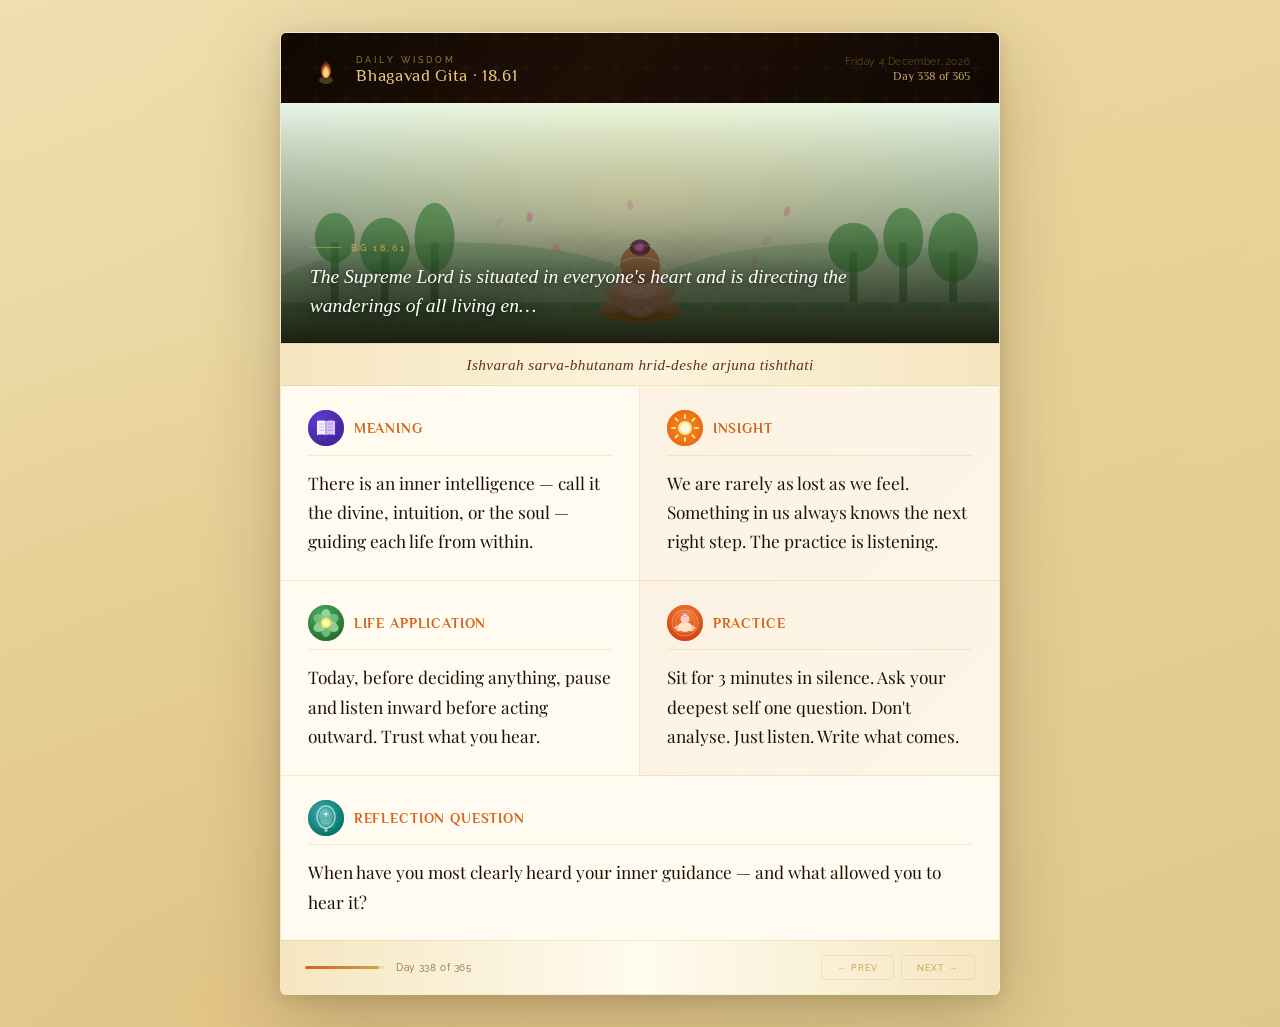
<file: src/components/bg-daily-wisdom-final_(1).html>
<!DOCTYPE html>
<html lang="en">
<head>
<meta charset="UTF-8"/>
<meta name="viewport" content="width=device-width, initial-scale=1.0"/>
<title>Bhagavad Gita · Daily Wisdom</title>
<link href="https://fonts.googleapis.com/css2?family=Philosopher:ital,wght@0,400;0,700;1,400&family=Playfair+Display:ital,wght@0,400;0,600;1,400;1,600&family=IM+Fell+English:ital@0;1&family=Raleway:wght@300;400;500&display=swap" rel="stylesheet"/>
<style>
*,*::before,*::after{box-sizing:border-box;margin:0;padding:0}
:root{
  --gold:#c9a84c;--gold-lt:#e8c97a;--gold-dim:rgba(201,168,76,0.22);
  --saffron:#d4621a;--saffron-lt:#e8833a;
  --deep:#120904;--bark:#2a1608;--umber:#5c3317;
  --parchment:#fdf3dc;--cream:#fffbf0;--warm:#f5e6c0;
  --muted:#8a6a3a;--text:#1e1005;
  --r:6px;
}

body{
  font-family:'Raleway',sans-serif;font-weight:400;
  background:radial-gradient(ellipse at 60% 0%,#e8c97a22 0%,transparent 60%),
             radial-gradient(ellipse at 20% 100%,#d4621a18 0%,transparent 50%),
             linear-gradient(160deg,#f0deb0 0%,#e8d49a 40%,#dfc88a 100%);
  min-height:100vh;display:flex;align-items:center;justify-content:center;
  padding:2rem 1rem;
}

/* ═══ CARD ═══ */
.card{
  max-width:720px;width:100%;
  background:var(--cream);
  border-radius:var(--r);
  overflow:hidden;
  box-shadow:
    0 1px 0 0 var(--gold-dim),
    0 24px 80px rgba(42,22,8,0.22),
    0 4px 16px rgba(42,22,8,0.12),
    inset 0 1px 0 rgba(255,255,255,0.9);
  border:1px solid var(--gold-dim);
  transition:opacity .4s ease,transform .4s ease;
}
.card.fade{opacity:0;transform:translateY(12px);}

/* ═══ HEADER ═══ */
.hdr{
  background:linear-gradient(135deg,#100804 0%,#1e0f06 45%,#100804 100%);
  padding:1.3rem 1.8rem 1.1rem;
  display:flex;align-items:center;justify-content:space-between;
  position:relative;overflow:hidden;
}
.hdr::before{
  content:'';position:absolute;inset:0;
  background:url("data:image/svg+xml,%3Csvg width='60' height='60' viewBox='0 0 60 60' xmlns='http://www.w3.org/2000/svg'%3E%3Cg fill='none' fill-rule='evenodd'%3E%3Cg fill='%23c9a84c' fill-opacity='0.04'%3E%3Cpath d='M36 34v-4h-2v4h-4v2h4v4h2v-4h4v-2h-4zm0-30V0h-2v4h-4v2h4v4h2V6h4V4h-4zM6 34v-4H4v4H0v2h4v4h2v-4h4v-2H6zM6 4V0H4v4H0v2h4v4h2V6h4V4H6z'/%3E%3C/g%3E%3C/g%3E%3C/svg%3E");
}
.hdr-brand{display:flex;align-items:center;gap:.9rem;position:relative;}
.hdr-flame{
  width:32px;height:32px;position:relative;
  animation:flicker 3s ease-in-out infinite;
}
@keyframes flicker{
  0%,100%{filter:drop-shadow(0 0 6px #e07b39) drop-shadow(0 0 12px #c9a84c);}
  50%{filter:drop-shadow(0 0 10px #e07b39) drop-shadow(0 0 20px #c9a84c);}
}
.hdr-text{}
.hdr-eyebrow{
  font-family:'Raleway',sans-serif;font-size:.55rem;font-weight:500;
  letter-spacing:.35em;text-transform:uppercase;color:var(--gold);opacity:.7;
}
.hdr-name{
  font-family:'Philosopher',serif;font-size:1.05rem;
  color:var(--gold-lt);letter-spacing:.04em;margin-top:.1rem;
}
.hdr-right{position:relative;text-align:right;}
.hdr-date{font-size:.62rem;color:var(--gold);opacity:.55;letter-spacing:.06em;font-weight:300;}
.hdr-day{font-family:'Philosopher',serif;font-size:.78rem;color:var(--gold-lt);opacity:.8;margin-top:.15rem;}

/* ═══ IMAGE BANNER ═══ */
.img-wrap{
  position:relative;height:240px;overflow:hidden;
  background:var(--deep);
}
.img-wrap svg{width:100%;height:100%;display:block;}
.img-link{display:block;width:100%;height:100%;position:relative;text-decoration:none;}
.img-link::after{
  content:'📖 Read on Vedabase';
  position:absolute;top:50%;left:50%;transform:translate(-50%,-50%) scale(.85);
  background:rgba(16,8,4,.75);border:1px solid var(--gold);border-radius:3px;
  font-family:'Raleway',sans-serif;font-size:.62rem;font-weight:500;letter-spacing:.18em;
  text-transform:uppercase;color:var(--gold-lt);
  padding:.55rem 1.1rem;white-space:nowrap;
  opacity:0;transition:opacity .22s ease,transform .22s ease;pointer-events:none;
}
.img-link:hover::after{opacity:1;transform:translate(-50%,-50%) scale(1);}
.img-link:hover .img-gradient{background:linear-gradient(to bottom,rgba(16,8,4,.2) 0%,rgba(16,8,4,.5) 50%,rgba(16,8,4,.92) 100%);}

.img-gradient{
  position:absolute;inset:0;
  background:linear-gradient(to bottom,
    transparent 0%,
    rgba(16,8,4,0.3) 50%,
    rgba(16,8,4,0.88) 100%);
}
.img-caption{
  position:absolute;bottom:0;left:0;right:0;
  padding:1.2rem 1.8rem 1.4rem;
}
.img-ref{
  font-family:'Raleway',sans-serif;font-size:.58rem;font-weight:500;
  letter-spacing:.28em;text-transform:uppercase;color:var(--gold);
  display:flex;align-items:center;gap:.6rem;margin-bottom:.55rem;
}
.img-ref::before{content:'';width:2rem;height:1px;background:var(--gold);opacity:.6;}
.img-verse-text{
  font-family:'IM Fell English',serif;font-style:italic;
  font-size:1.22rem;color:#fff;line-height:1.52;
  text-shadow:0 2px 16px rgba(0,0,0,.6),0 1px 4px rgba(0,0,0,.4);
  max-width:560px;
}

/* ═══ SANSKRIT ═══ */
.sanskrit-row{
  background:linear-gradient(90deg,var(--warm) 0%,var(--parchment) 50%,var(--warm) 100%);
  border-top:1px solid var(--gold-dim);border-bottom:1px solid var(--gold-dim);
  text-align:center;padding:.7rem 1.5rem;
}
.sanskrit-text{
  font-family:'IM Fell English',serif;font-style:italic;
  color:var(--umber);font-size:.95rem;letter-spacing:.03em;
}

/* ═══ CONTENT GRID ═══ */
.grid{
  display:grid;grid-template-columns:1fr 1fr;
}
.cell{
  padding:1.5rem 1.7rem;
  border-right:1px solid var(--gold-dim);
  border-bottom:1px solid var(--gold-dim);
  transition:background .2s;
}
.cell:hover{background:rgba(201,168,76,0.04);}
.cell:nth-child(even){border-right:none;}
.cell.span{grid-column:1/-1;border-right:none;}
.cell.no-bottom{border-bottom:none;}
.cell.tinted{background:linear-gradient(135deg,rgba(212,98,26,0.06),rgba(201,168,76,0.05));}
.cell.tinted:hover{background:rgba(212,98,26,0.09);}

.cell-label{
  font-family:'Philosopher',serif;font-size:.88rem;font-weight:700;
  letter-spacing:.06em;text-transform:uppercase;
  color:var(--saffron);margin-bottom:.75rem;
  display:flex;align-items:center;gap:.6rem;
  border-bottom:1px solid var(--gold-dim);padding-bottom:.55rem;
}
.cell-icon{
  width:36px;height:36px;flex-shrink:0;
  display:flex;align-items:center;justify-content:center;
  border-radius:50%;
}
.cell-icon svg{width:36px;height:36px;}
.cell-body{
  font-family:'Playfair Display',serif;
  font-size:1.08rem;color:var(--text);line-height:1.7;
}

/* ═══ FOOTER ═══ */
.ftr{
  display:flex;align-items:center;justify-content:space-between;
  padding:.85rem 1.5rem;
  border-top:1px solid var(--gold-dim);
  background:linear-gradient(90deg,var(--warm),var(--cream),var(--warm));
}
.ftr-progress{display:flex;align-items:center;gap:.7rem;}
.progress-bar{
  width:80px;height:3px;background:var(--gold-dim);border-radius:2px;overflow:hidden;
}
.progress-fill{height:100%;background:linear-gradient(90deg,var(--saffron),var(--gold));border-radius:2px;transition:width .4s ease;}
.ftr-label{font-size:.62rem;color:var(--muted);letter-spacing:.06em;}
.nav{display:flex;gap:.4rem;}
.btn{
  background:none;border:1px solid var(--gold-dim);border-radius:3px;
  padding:.38rem .95rem;font-family:'Raleway',sans-serif;font-size:.58rem;
  font-weight:500;letter-spacing:.12em;text-transform:uppercase;
  color:var(--gold);cursor:pointer;transition:all .18s;
}
.btn:hover{background:var(--gold);color:var(--deep);border-color:var(--gold);}
.btn:active{transform:scale(.97);}

@media(max-width:520px){
  .grid{grid-template-columns:1fr;}
  .cell{border-right:none!important;grid-column:auto!important;}
  .img-wrap{height:200px;}
  .img-verse-text{font-size:1.05rem;}
  .hdr{flex-direction:column;align-items:flex-start;gap:.5rem;}
  .cell-body{font-size:.95rem;}
}
</style>
</head>
<body>
<div class="card" id="card">

  <!-- HEADER -->
  <div class="hdr">
    <div class="hdr-brand">
      <div class="hdr-flame">
        <svg viewBox="0 0 32 32" fill="none" xmlns="http://www.w3.org/2000/svg">
          <defs>
            <radialGradient id="fg" cx="50%" cy="80%" r="70%">
              <stop offset="0%" stop-color="#ffe082"/>
              <stop offset="50%" stop-color="#e07b39"/>
              <stop offset="100%" stop-color="#8b1a00" stop-opacity="0"/>
            </radialGradient>
          </defs>
          <ellipse cx="16" cy="26" rx="7" ry="4" fill="#c9a84c" opacity=".3"/>
          <path d="M16 4 C14 9 10 11 11 17 C11 21 14 24 16 24 C18 24 21 21 21 17 C22 11 18 9 16 4Z" fill="url(#fg)"/>
          <path d="M16 12 C15 15 13 16 13.5 19 C13.5 21 14.8 22.5 16 22.5 C17.2 22.5 18.5 21 18.5 19 C19 16 17 15 16 12Z" fill="#ffe082" opacity=".8"/>
        </svg>
      </div>
      <div class="hdr-text">
        <div class="hdr-eyebrow">Daily Wisdom</div>
        <div class="hdr-name" id="hdr-name">Bhagavad Gita · 2.47</div>
      </div>
    </div>
    <div class="hdr-right">
      <div class="hdr-date" id="hdr-date"></div>
      <div class="hdr-day" id="hdr-day"></div>
    </div>
  </div>

  <!-- IMAGE -->
  <div class="img-wrap" id="img-wrap">
    <a class="img-link" id="img-link" href="https://vedabase.io/en/library/bg/2/47/" target="_blank" rel="noopener" title="Read this verse on Vedabase">
      <div id="svg-art"></div>
      <div class="img-gradient"></div>
      <div class="img-caption">
        <div class="img-ref" id="img-ref">BG 2.47</div>
        <div class="img-verse-text" id="img-verse"></div>
      </div>
    </a>
  </div>

  <!-- SANSKRIT -->
  <div class="sanskrit-row">
    <div class="sanskrit-text" id="sanskrit"></div>
  </div>

  <!-- GRID -->
  <div class="grid">
    <div class="cell">
      <div class="cell-label">
        <span class="cell-icon">
          <!-- MEANING: deep indigo open book -->
          <svg viewBox="0 0 36 36" xmlns="http://www.w3.org/2000/svg">
            <circle cx="18" cy="18" r="18" fill="#4527a0"/>
            <circle cx="18" cy="18" r="18" fill="url(#mgr)" opacity=".5"/>
            <defs>
              <radialGradient id="mgr" cx="30%" cy="25%" r="70%">
                <stop offset="0%" stop-color="#7c4dff"/>
                <stop offset="100%" stop-color="#4527a0"/>
              </radialGradient>
            </defs>
            <!-- book left page -->
            <path d="M9 11 C9 11 9 25 9 25 C9 25 13 24 18 25 L18 11 C13 10 9 11 9 11Z" fill="#fff" opacity=".95"/>
            <!-- book right page -->
            <path d="M27 11 C27 11 23 10 18 11 L18 25 C23 24 27 25 27 25Z" fill="#e8d5ff" opacity=".9"/>
            <!-- spine -->
            <rect x="17.2" y="11" width="1.6" height="14" fill="#b39ddb"/>
            <!-- lines on left page -->
            <line x1="11" y1="14" x2="16" y2="14" stroke="#b39ddb" stroke-width="1" opacity=".7"/>
            <line x1="11" y1="17" x2="16" y2="17" stroke="#b39ddb" stroke-width="1" opacity=".7"/>
            <line x1="11" y1="20" x2="16" y2="20" stroke="#b39ddb" stroke-width="1" opacity=".7"/>
            <!-- lines on right page -->
            <line x1="20" y1="14" x2="25" y2="14" stroke="#9575cd" stroke-width="1" opacity=".6"/>
            <line x1="20" y1="17" x2="25" y2="17" stroke="#9575cd" stroke-width="1" opacity=".6"/>
            <line x1="20" y1="20" x2="25" y2="20" stroke="#9575cd" stroke-width="1" opacity=".6"/>
          </svg>
        </span>Meaning
      </div>
      <div class="cell-body" id="s-meaning"></div>
    </div>

    <div class="cell tinted">
      <div class="cell-label">
        <span class="cell-icon">
          <!-- INSIGHT: golden radiant sun -->
          <svg viewBox="0 0 36 36" xmlns="http://www.w3.org/2000/svg">
            <defs>
              <radialGradient id="sgr" cx="50%" cy="50%" r="60%">
                <stop offset="0%" stop-color="#ffe57f"/>
                <stop offset="100%" stop-color="#f57f17"/>
              </radialGradient>
            </defs>
            <circle cx="18" cy="18" r="18" fill="#e65100"/>
            <circle cx="18" cy="18" r="18" fill="url(#sgr)" opacity=".4"/>
            <!-- rays -->
            <line x1="18" y1="5"  x2="18" y2="8"  stroke="#ffe57f" stroke-width="2" stroke-linecap="round"/>
            <line x1="18" y1="28" x2="18" y2="31" stroke="#ffe57f" stroke-width="2" stroke-linecap="round"/>
            <line x1="5"  y1="18" x2="8"  y2="18" stroke="#ffe57f" stroke-width="2" stroke-linecap="round"/>
            <line x1="28" y1="18" x2="31" y2="18" stroke="#ffe57f" stroke-width="2" stroke-linecap="round"/>
            <line x1="8.5"  y1="8.5"  x2="10.6" y2="10.6" stroke="#ffe57f" stroke-width="2" stroke-linecap="round"/>
            <line x1="25.4" y1="25.4" x2="27.5" y2="27.5" stroke="#ffe57f" stroke-width="2" stroke-linecap="round"/>
            <line x1="27.5" y1="8.5"  x2="25.4" y2="10.6" stroke="#ffe57f" stroke-width="2" stroke-linecap="round"/>
            <line x1="10.6" y1="25.4" x2="8.5"  y2="27.5" stroke="#ffe57f" stroke-width="2" stroke-linecap="round"/>
            <!-- sun body -->
            <circle cx="18" cy="18" r="7" fill="#ffe57f"/>
            <circle cx="18" cy="18" r="5" fill="#fff8e1"/>
          </svg>
        </span>Insight
      </div>
      <div class="cell-body" id="s-insight"></div>
    </div>

    <div class="cell">
      <div class="cell-label">
        <span class="cell-icon">
          <!-- LIFE APPLICATION: emerald green lotus/leaf -->
          <svg viewBox="0 0 36 36" xmlns="http://www.w3.org/2000/svg">
            <defs>
              <radialGradient id="lgr" cx="40%" cy="30%" r="70%">
                <stop offset="0%" stop-color="#69f0ae"/>
                <stop offset="100%" stop-color="#1b5e20"/>
              </radialGradient>
            </defs>
            <circle cx="18" cy="18" r="18" fill="#2e7d32"/>
            <circle cx="18" cy="18" r="18" fill="url(#lgr)" opacity=".45"/>
            <!-- lotus petals -->
            <ellipse cx="18" cy="12" rx="5" ry="8" fill="#a5d6a7" opacity=".9" transform="rotate(0,18,18)"/>
            <ellipse cx="18" cy="12" rx="5" ry="8" fill="#81c784" opacity=".8" transform="rotate(60,18,18)"/>
            <ellipse cx="18" cy="12" rx="5" ry="8" fill="#a5d6a7" opacity=".85" transform="rotate(120,18,18)"/>
            <ellipse cx="18" cy="12" rx="5" ry="8" fill="#81c784" opacity=".8" transform="rotate(180,18,18)"/>
            <ellipse cx="18" cy="12" rx="5" ry="8" fill="#a5d6a7" opacity=".85" transform="rotate(240,18,18)"/>
            <ellipse cx="18" cy="12" rx="5" ry="8" fill="#81c784" opacity=".8" transform="rotate(300,18,18)"/>
            <!-- centre -->
            <circle cx="18" cy="18" r="5" fill="#ffee58"/>
            <circle cx="18" cy="18" r="3" fill="#fff9c4"/>
          </svg>
        </span>Life Application
      </div>
      <div class="cell-body" id="s-life"></div>
    </div>

    <div class="cell tinted">
      <div class="cell-label">
        <span class="cell-icon">
          <!-- PRACTICE: saffron meditation figure -->
          <svg viewBox="0 0 36 36" xmlns="http://www.w3.org/2000/svg">
            <defs>
              <radialGradient id="pgr" cx="50%" cy="30%" r="70%">
                <stop offset="0%" stop-color="#ffb74d"/>
                <stop offset="100%" stop-color="#bf360c"/>
              </radialGradient>
            </defs>
            <circle cx="18" cy="18" r="18" fill="#e64a19"/>
            <circle cx="18" cy="18" r="18" fill="url(#pgr)" opacity=".5"/>
            <!-- aura rings -->
            <circle cx="18" cy="18" r="13" fill="none" stroke="#ffe0b2" stroke-width=".8" opacity=".5"/>
            <circle cx="18" cy="18" r="10" fill="none" stroke="#ffe0b2" stroke-width=".6" opacity=".4"/>
            <!-- seated figure body -->
            <ellipse cx="18" cy="22" rx="7" ry="5" fill="#fff3e0" opacity=".9"/>
            <!-- legs -->
            <ellipse cx="13" cy="24" rx="4" ry="2" fill="#ffe0b2" opacity=".85" transform="rotate(-15,13,24)"/>
            <ellipse cx="23" cy="24" rx="4" ry="2" fill="#ffe0b2" opacity=".85" transform="rotate(15,23,24)"/>
            <!-- head -->
            <circle cx="18" cy="14" r="4.5" fill="#ffccbc"/>
            <!-- crown chakra -->
            <circle cx="18" cy="10" r="2" fill="#ea80fc" opacity=".9"/>
            <circle cx="18" cy="10" r="1" fill="#fff"/>
            <!-- arms outstretched -->
            <line x1="11" y1="21" x2="8"  y2="23" stroke="#ffccbc" stroke-width="1.8" stroke-linecap="round"/>
            <line x1="25" y1="21" x2="28" y2="23" stroke="#ffccbc" stroke-width="1.8" stroke-linecap="round"/>
          </svg>
        </span>Practice
      </div>
      <div class="cell-body" id="s-practice"></div>
    </div>

    <div class="cell span no-bottom">
      <div class="cell-label">
        <span class="cell-icon">
          <!-- REFLECTION: teal mirror / ripple -->
          <svg viewBox="0 0 36 36" xmlns="http://www.w3.org/2000/svg">
            <defs>
              <radialGradient id="rgr" cx="40%" cy="35%" r="70%">
                <stop offset="0%" stop-color="#80deea"/>
                <stop offset="100%" stop-color="#00695c"/>
              </radialGradient>
            </defs>
            <circle cx="18" cy="18" r="18" fill="#00796b"/>
            <circle cx="18" cy="18" r="18" fill="url(#rgr)" opacity=".5"/>
            <!-- mirror oval frame -->
            <ellipse cx="18" cy="17" rx="9" ry="11" fill="none" stroke="#b2dfdb" stroke-width="1.5" opacity=".9"/>
            <ellipse cx="18" cy="17" rx="7" ry="9" fill="#e0f2f1" opacity=".25"/>
            <!-- reflection ripple lines -->
            <ellipse cx="18" cy="22" rx="5"  ry="1.5" fill="none" stroke="#80cbc4" stroke-width="1" opacity=".7"/>
            <ellipse cx="18" cy="24" rx="7"  ry="1.5" fill="none" stroke="#80cbc4" stroke-width=".8" opacity=".5"/>
            <ellipse cx="18" cy="26" rx="9"  ry="1.5" fill="none" stroke="#80cbc4" stroke-width=".6" opacity=".35"/>
            <!-- handle -->
            <rect x="16.5" y="27" width="3" height="5" rx="1.5" fill="#b2dfdb" opacity=".8"/>
            <!-- star sparkle inside mirror -->
            <circle cx="18" cy="14" r="1.5" fill="#fff" opacity=".9"/>
            <line x1="18" y1="11" x2="18" y2="12.2" stroke="#fff" stroke-width="1" opacity=".6"/>
            <line x1="18" y1="15.8" x2="18" y2="17" stroke="#fff" stroke-width="1" opacity=".6"/>
            <line x1="15" y1="14" x2="16.2" y2="14" stroke="#fff" stroke-width="1" opacity=".6"/>
            <line x1="19.8" y1="14" x2="21"  y2="14" stroke="#fff" stroke-width="1" opacity=".6"/>
          </svg>
        </span>Reflection Question
      </div>
      <div class="cell-body" id="s-reflection"></div>
    </div>
  </div>

  <!-- FOOTER -->
  <div class="ftr">
    <div class="ftr-progress">
      <div class="progress-bar"><div class="progress-fill" id="prog-fill"></div></div>
      <div class="ftr-label" id="ftr-label">Day 1 of 365</div>
    </div>
    <div class="nav">
      <button class="btn" onclick="go(-1)">← Prev</button>
      <button class="btn" onclick="go(1)">Next →</button>
    </div>
  </div>

</div>

<script>
// ═══════════════════════════════════════════════════════
//  SVG ART THEMES — 12 unique hand-crafted scenes
// ═══════════════════════════════════════════════════════
const SVGS = {

sunrise: `<svg xmlns="http://www.w3.org/2000/svg" viewBox="0 0 720 240" width="720" height="240">
<defs>
  <radialGradient id="s1sky" cx="50%" cy="100%" r="100%">
    <stop offset="0%" stop-color="#f5a623"/>
    <stop offset="30%" stop-color="#c0392b"/>
    <stop offset="70%" stop-color="#6b1f3e"/>
    <stop offset="100%" stop-color="#0d0620"/>
  </radialGradient>
  <radialGradient id="s1sun" cx="50%" cy="50%" r="50%">
    <stop offset="0%" stop-color="#fff3b0"/>
    <stop offset="40%" stop-color="#ffd54f"/>
    <stop offset="100%" stop-color="#f5a623" stop-opacity="0"/>
  </radialGradient>
  <radialGradient id="s1glow" cx="50%" cy="50%" r="50%">
    <stop offset="0%" stop-color="#ff8c00" stop-opacity="0.5"/>
    <stop offset="100%" stop-color="#ff8c00" stop-opacity="0"/>
  </radialGradient>
</defs>
<rect width="720" height="240" fill="url(#s1sky)"/>
<!-- stars -->
<circle cx="80" cy="25" r="1.2" fill="#fff" opacity=".7"/><circle cx="150" cy="15" r=".8" fill="#fff" opacity=".5"/>
<circle cx="250" cy="30" r="1" fill="#fff" opacity=".6"/><circle cx="380" cy="10" r="1.3" fill="#fff" opacity=".4"/>
<circle cx="500" cy="22" r=".9" fill="#fff" opacity=".6"/><circle cx="620" cy="18" r="1.1" fill="#fff" opacity=".5"/>
<circle cx="40" cy="50" r=".7" fill="#fff" opacity=".4"/><circle cx="680" cy="40" r=".8" fill="#fff" opacity=".3"/>
<!-- glow halo -->
<ellipse cx="360" cy="200" rx="260" ry="120" fill="url(#s1glow)"/>
<!-- sun -->
<circle cx="360" cy="200" r="120" fill="url(#s1sun)"/>
<circle cx="360" cy="200" r="38" fill="#fff8dc" opacity=".95"/>
<circle cx="360" cy="200" r="28" fill="#ffe57f"/>
<!-- sun rays -->
${Array.from({length:24},(_,i)=>{
  const a=i*15, r1=46, r2=90+Math.sin(i*1.3)*20;
  const x1=360+r1*Math.cos(a*Math.PI/180), y1=200+r1*Math.sin(a*Math.PI/180);
  const x2=360+r2*Math.cos(a*Math.PI/180), y2=200+r2*Math.sin(a*Math.PI/180);
  return `<line x1="${x1}" y1="${y1}" x2="${x2}" y2="${y2}" stroke="#ffd54f" stroke-width="${i%3===0?2:1}" opacity="${i%3===0?.6:.3}"/>`;
}).join('')}
<!-- horizon line -->
<rect x="0" y="198" width="720" height="2" fill="#f5a623" opacity=".4"/>
<!-- water reflections -->
<rect x="0" y="200" width="720" height="40" fill="#0d0620" opacity=".7"/>
${Array.from({length:8},(_,i)=>
  `<ellipse cx="${200+i*45}" cy="${212+Math.sin(i)*4}" rx="${30+i*3}" ry="3" fill="#f5a623" opacity="${.1+i*.02}"/>`
).join('')}
<ellipse cx="360" cy="218" rx="18" ry="5" fill="#ffe57f" opacity=".5"/>
<!-- silhouette trees -->
<rect x="30" y="168" width="12" height="32" fill="#0d0620" opacity=".8"/>
<polygon points="36,140 22,170 50,170" fill="#0d0620" opacity=".8"/>
<polygon points="36,152 18,175 54,175" fill="#0d0620" opacity=".8"/>
<rect x="660" y="172" width="10" height="28" fill="#0d0620" opacity=".8"/>
<polygon points="665,145 651,174 679,174" fill="#0d0620" opacity=".8"/>
<polygon points="665,158 648,178 682,178" fill="#0d0620" opacity=".8"/>
</svg>`,

lotus: `<svg xmlns="http://www.w3.org/2000/svg" viewBox="0 0 720 240" width="720" height="240">
<defs>
  <linearGradient id="ltbg" x1="0%" y1="0%" x2="0%" y2="100%">
    <stop offset="0%" stop-color="#1a0a2e"/>
    <stop offset="50%" stop-color="#2d1b4e"/>
    <stop offset="100%" stop-color="#0d1f3c"/>
  </linearGradient>
  <radialGradient id="ltmoon" cx="50%" cy="50%" r="50%">
    <stop offset="0%" stop-color="#fff9e6"/>
    <stop offset="60%" stop-color="#ffe0a0"/>
    <stop offset="100%" stop-color="#ffb347" stop-opacity="0"/>
  </radialGradient>
  <radialGradient id="ltwater" cx="50%" cy="0%" r="100%">
    <stop offset="0%" stop-color="#7b2d8b" stop-opacity=".4"/>
    <stop offset="100%" stop-color="#0d1f3c" stop-opacity=".9"/>
  </radialGradient>
</defs>
<rect width="720" height="240" fill="url(#ltbg)"/>
<!-- moonlight -->
<circle cx="360" cy="60" r="100" fill="url(#ltmoon)" opacity=".7"/>
<circle cx="360" cy="60" r="30" fill="#fffde7" opacity=".95"/>
<circle cx="360" cy="60" r="22" fill="#fff9e6"/>
<!-- stars scattered -->
${Array.from({length:40},()=>{
  const x=Math.random()*720, y=Math.random()*150;
  const r=Math.random()*.9+.3, op=Math.random()*.6+.2;
  return `<circle cx="${x}" cy="${y}" r="${r}" fill="#e8d5ff" opacity="${op}"/>`;
}).join('')}
<!-- water surface -->
<rect x="0" y="170" width="720" height="70" fill="url(#ltwater)"/>
<rect x="0" y="170" width="720" height="2" fill="#9c4dcc" opacity=".3"/>
<!-- moon reflection in water -->
<ellipse cx="360" cy="200" rx="30" ry="8" fill="#ffe57f" opacity=".25"/>
${Array.from({length:6},(_,i)=>
  `<ellipse cx="360" cy="${185+i*5}" rx="${50+i*15}" ry="${2}" fill="#9c4dcc" opacity="${.15-i*.02}"/>`
).join('')}
<!-- Lotus petals - large -->
${Array.from({length:10},(_,i)=>{
  const a=(i*36-90)*Math.PI/180, r=55, cx=360, cy=165;
  const px=cx+r*Math.cos(a), py=cy+r*Math.sin(a);
  const colors=['#f48fb1','#e91e8c','#f06292','#ec407a','#f48fb1','#e91e8c','#ad1457','#f06292','#f48fb1','#ec407a'];
  return `<ellipse cx="${px}" cy="${py}" rx="20" ry="10" fill="${colors[i]}" opacity=".85" transform="rotate(${i*36-90},${px},${py})"/>`;
}).join('')}
<!-- Inner petals -->
${Array.from({length:6},(_,i)=>{
  const a=(i*60-90)*Math.PI/180, r=30, cx=360, cy=165;
  const px=cx+r*Math.cos(a), py=cy+r*Math.sin(a);
  return `<ellipse cx="${px}" cy="${py}" rx="12" ry="6" fill="#f48fb1" opacity=".9" transform="rotate(${i*60-90},${px},${py})"/>`;
}).join('')}
<!-- Lotus centre -->
<circle cx="360" cy="165" r="15" fill="#ffcc02"/>
<circle cx="360" cy="165" r="9" fill="#ff8f00"/>
<circle cx="360" cy="165" r="5" fill="#fff176"/>
<!-- lily pads -->
<ellipse cx="200" cy="185" rx="45" ry="15" fill="#1b5e20" opacity=".7"/>
<ellipse cx="510" cy="192" rx="38" ry="12" fill="#1b5e20" opacity=".6"/>
<line x1="200" y1="185" x2="220" y2="170" stroke="#2e7d32" stroke-width="1.5" opacity=".5"/>
</svg>`,

forest: `<svg xmlns="http://www.w3.org/2000/svg" viewBox="0 0 720 240" width="720" height="240">
<defs>
  <linearGradient id="frbg" x1="0%" y1="0%" x2="0%" y2="100%">
    <stop offset="0%" stop-color="#0d2818"/>
    <stop offset="40%" stop-color="#1a3a20"/>
    <stop offset="100%" stop-color="#0a1e10"/>
  </linearGradient>
  <radialGradient id="frlight" cx="50%" cy="20%" r="60%">
    <stop offset="0%" stop-color="#ffd54f" stop-opacity=".25"/>
    <stop offset="100%" stop-color="#ffd54f" stop-opacity="0"/>
  </radialGradient>
</defs>
<rect width="720" height="240" fill="url(#frbg)"/>
<rect width="720" height="240" fill="url(#frlight)"/>
<!-- light beams -->
${Array.from({length:8},(_,i)=>`
<line x1="${200+i*50}" y1="0" x2="${100+i*70}" y2="240" stroke="#ffd54f" stroke-width="${2+i%3}" opacity="${.04+i*.005}"/>
`).join('')}
<!-- tree trunks back -->
${[60,130,200,320,420,520,620,680].map((x,i)=>
  `<rect x="${x}" y="${60+i%3*10}" width="${8+i%3*3}" height="${180-i%3*10}" fill="#0a1a0a" opacity=".9"/>`
).join('')}
<!-- tree canopies back -->
${[60,130,200,320,420,520,620,680].map((x,i)=>`
  <ellipse cx="${x+5}" cy="${60+i%3*10}" rx="${30+i%2*15}" ry="${25+i%3*8}" fill="#1b4d2a" opacity=".8"/>
  <ellipse cx="${x+5}" cy="${55+i%3*10}" rx="${22+i%2*10}" ry="${20+i%3*6}" fill="#2e7d32" opacity=".7"/>
`).join('')}
<!-- forest floor -->
<rect x="0" y="200" width="720" height="40" fill="#071209" opacity=".9"/>
${Array.from({length:12},(_,i)=>`
  <ellipse cx="${i*65+20}" cy="208" rx="${18+i%3*5}" ry="6" fill="#1b5e20" opacity=".5"/>
`).join('')}
<!-- light particles -->
${Array.from({length:20},()=>{
  const x=Math.random()*720,y=Math.random()*180;
  return `<circle cx="${x}" cy="${y}" r="${Math.random()*.8+.3}" fill="#ffd54f" opacity="${Math.random()*.3+.1}"/>`;
}).join('')}
<!-- central light shaft -->
<polygon points="340,0 380,0 460,240 300,240" fill="#ffd54f" opacity=".04"/>
<polygon points="350,0 370,0 420,240 320,240" fill="#ffd54f" opacity=".06"/>
</svg>`,

mandala: `<svg xmlns="http://www.w3.org/2000/svg" viewBox="0 0 720 240" width="720" height="240">
<defs>
  <radialGradient id="mgbg" cx="50%" cy="50%" r="70%">
    <stop offset="0%" stop-color="#1a0800"/>
    <stop offset="60%" stop-color="#0d0500"/>
    <stop offset="100%" stop-color="#030200"/>
  </radialGradient>
</defs>
<rect width="720" height="240" fill="url(#mgbg)"/>
<!-- outer rings -->
${Array.from({length:8},(_,i)=>`
  <circle cx="360" cy="120" r="${20+i*13}" fill="none" stroke="#c9a84c" stroke-width="${i===0?1.5:.6}" opacity="${.45-i*.05}"/>
`).join('')}
<!-- petal layers -->
${Array.from({length:3},(_,ring)=>{
  const count=8+ring*4, r=35+ring*26;
  return Array.from({length:count},(_,i)=>{
    const a=(i*(360/count))*Math.PI/180;
    const px=360+r*Math.cos(a), py=120+r*Math.sin(a);
    const colors=[['#c9a84c','#e8c97a'],['#e07b39','#f5a623'],['#9c4dcc','#ce93d8']];
    const [c1,c2]=colors[ring];
    return `<ellipse cx="${px}" cy="${py}" rx="${12-ring*2}" ry="${5-ring}" fill="${c1}" opacity="${.35+ring*.05}" transform="rotate(${i*(360/count)},${px},${py})"/>`;
  }).join('');
}).join('')}
<!-- inner geometric star -->
${Array.from({length:8},(_,i)=>{
  const a1=(i*45)*Math.PI/180, a2=((i*45)+22.5)*Math.PI/180;
  const r1=18, r2=28;
  const x1=360+r1*Math.cos(a1),y1=120+r1*Math.sin(a1);
  const x2=360+r2*Math.cos(a2),y2=120+r2*Math.sin(a2);
  const x3=360+r1*Math.cos((i*45+45)*Math.PI/180),y3=120+r1*Math.sin((i*45+45)*Math.PI/180);
  return `<polygon points="${x1},${y1} ${x2},${y2} ${x3},${y3}" fill="#c9a84c" opacity=".5"/>`;
}).join('')}
<!-- centre -->
<circle cx="360" cy="120" r="14" fill="#e8c97a" opacity=".8"/>
<circle cx="360" cy="120" r="8" fill="#fff3b0" opacity=".9"/>
<circle cx="360" cy="120" r="4" fill="#fff"/>
<!-- floating dots -->
${Array.from({length:60},()=>{
  const x=Math.random()*720, y=Math.random()*240;
  return `<circle cx="${x}" cy="${y}" r="${Math.random()*.6+.2}" fill="#c9a84c" opacity="${Math.random()*.25+.05}"/>`;
}).join('')}
<!-- corner ornaments -->
<circle cx="30" cy="30" r="15" fill="none" stroke="#c9a84c" stroke-width=".7" opacity=".3"/>
<circle cx="690" cy="210" r="15" fill="none" stroke="#c9a84c" stroke-width=".7" opacity=".3"/>
</svg>`,

mountain: `<svg xmlns="http://www.w3.org/2000/svg" viewBox="0 0 720 240" width="720" height="240">
<defs>
  <linearGradient id="mtbg" x1="0%" y1="0%" x2="0%" y2="100%">
    <stop offset="0%" stop-color="#0d1b3e"/>
    <stop offset="40%" stop-color="#1a2f5c"/>
    <stop offset="100%" stop-color="#2c1654"/>
  </linearGradient>
  <radialGradient id="mtstar" cx="30%" cy="20%" r="50%">
    <stop offset="0%" stop-color="#ffd54f" stop-opacity=".2"/>
    <stop offset="100%" stop-color="transparent"/>
  </radialGradient>
</defs>
<rect width="720" height="240" fill="url(#mtbg)"/>
<rect width="720" height="240" fill="url(#mtstar)"/>
<!-- stars -->
${Array.from({length:50},()=>{
  const x=Math.random()*720,y=Math.random()*130;
  const r=Math.random()*.9+.3;
  return `<circle cx="${x}" cy="${y}" r="${r}" fill="#e8d5ff" opacity="${Math.random()*.7+.2}"/>`;
}).join('')}
<!-- milky way band -->
<ellipse cx="360" cy="65" rx="300" ry="25" fill="#7c4dff" opacity=".06"/>
<!-- back mountains -->
<polygon points="0,200 120,70 240,130 360,50 480,110 600,60 720,140 720,240 0,240" fill="#1a2460" opacity=".9"/>
<!-- mid mountains -->
<polygon points="0,240 80,130 160,180 280,90 400,150 500,80 620,160 720,110 720,240" fill="#0d1540" opacity=".95"/>
<!-- snow caps -->
<polygon points="280,90 260,115 300,115" fill="#e8eaf6" opacity=".7"/>
<polygon points="500,80 478,110 522,110" fill="#e8eaf6" opacity=".65"/>
<polygon points="360,50 340,80 380,80" fill="#e8eaf6" opacity=".75"/>
<!-- foreground -->
<rect x="0" y="210" width="720" height="30" fill="#060c24" opacity=".9"/>
<!-- river reflection -->
<ellipse cx="360" cy="225" rx="80" ry="8" fill="#1a237e" opacity=".4"/>
${Array.from({length:5},(_,i)=>`
  <ellipse cx="${300+i*25}" cy="${222+i%2*3}" rx="${12-i}" ry="2" fill="#3949ab" opacity=".25"/>
`).join('')}
<!-- single bright star -->
<circle cx="220" cy="45" r="3" fill="#fff" opacity=".9"/>
<circle cx="220" cy="45" r="6" fill="#fff" opacity=".2"/>
<circle cx="220" cy="45" r="10" fill="#fff" opacity=".07"/>
</svg>`,

river: `<svg xmlns="http://www.w3.org/2000/svg" viewBox="0 0 720 240" width="720" height="240">
<defs>
  <linearGradient id="rvbg" x1="0%" y1="0%" x2="0%" y2="100%">
    <stop offset="0%" stop-color="#e8f0fe"/>
    <stop offset="40%" stop-color="#b3d4f5"/>
    <stop offset="100%" stop-color="#7bafd4"/>
  </linearGradient>
  <linearGradient id="rvwater" x1="0%" y1="0%" x2="0%" y2="100%">
    <stop offset="0%" stop-color="#90caf9"/>
    <stop offset="100%" stop-color="#1565c0"/>
  </linearGradient>
  <radialGradient id="rvsun" cx="80%" cy="15%" r="40%">
    <stop offset="0%" stop-color="#fff9c4"/>
    <stop offset="100%" stop-color="#fff9c4" stop-opacity="0"/>
  </radialGradient>
</defs>
<rect width="720" height="240" fill="url(#rvbg)"/>
<rect width="720" height="240" fill="url(#rvsun)"/>
<!-- sky clouds -->
<ellipse cx="150" cy="45" rx="80" ry="22" fill="#fff" opacity=".6"/>
<ellipse cx="190" cy="40" rx="60" ry="18" fill="#fff" opacity=".5"/>
<ellipse cx="500" cy="55" rx="70" ry="18" fill="#fff" opacity=".5"/>
<!-- distant ghats/hills -->
<polygon points="0,160 100,110 200,130 350,90 500,120 650,100 720,130 720,180 0,180" fill="#a5c8a0" opacity=".6"/>
<!-- riverbank -->
<rect x="0" y="160" width="720" height="80" fill="url(#rvwater)"/>
<!-- water ripples -->
${Array.from({length:10},(_,i)=>`
  <ellipse cx="${60+i*65}" cy="${185+i%3*8}" rx="${30+i*3}" ry="4" fill="#fff" opacity="${.1+i*.01}"/>
`).join('')}
<!-- boat silhouette -->
<path d="M310 175 Q360 168 410 175 L405 185 Q360 190 315 185 Z" fill="#3e2723" opacity=".8"/>
<line x1="360" y1="168" x2="360" y2="145" stroke="#5d4037" stroke-width="2"/>
<polygon points="360,145 390,158 360,168" fill="#e53935" opacity=".7"/>
<!-- temple on bank -->
<rect x="80" y="125" width="50" height="35" fill="#bf8040" opacity=".8"/>
<polygon points="80,125 105,100 130,125" fill="#c9a84c" opacity=".85"/>
<rect x="98" y="138" width="15" height="22" fill="#5d3a1a" opacity=".9"/>
<!-- marigolds on water -->
<circle cx="200" cy="188" r="5" fill="#ff8f00"/>
<circle cx="280" cy="195" r="4" fill="#e91e63"/>
<circle cx="450" cy="190" r="5" fill="#ff8f00"/>
<circle cx="540" cy="183" r="4" fill="#e91e63"/>
</svg>`,

diya: `<svg xmlns="http://www.w3.org/2000/svg" viewBox="0 0 720 240" width="720" height="240">
<defs>
  <radialGradient id="dyabg" cx="50%" cy="60%" r="80%">
    <stop offset="0%" stop-color="#2a0a00"/>
    <stop offset="50%" stop-color="#1a0800"/>
    <stop offset="100%" stop-color="#060200"/>
  </radialGradient>
  <radialGradient id="dyaflame" cx="50%" cy="80%" r="70%">
    <stop offset="0%" stop-color="#fff176"/>
    <stop offset="30%" stop-color="#ffa000"/>
    <stop offset="70%" stop-color="#e65100" stop-opacity=".5"/>
    <stop offset="100%" stop-color="#e65100" stop-opacity="0"/>
  </radialGradient>
  <radialGradient id="dyaglow" cx="50%" cy="50%" r="50%">
    <stop offset="0%" stop-color="#ffa000" stop-opacity=".6"/>
    <stop offset="100%" stop-color="#ffa000" stop-opacity="0"/>
  </radialGradient>
</defs>
<rect width="720" height="240" fill="url(#dyabg)"/>
<!-- atmospheric glow -->
<ellipse cx="360" cy="170" rx="280" ry="140" fill="url(#dyaglow)"/>
<!-- rangoli pattern on ground -->
${Array.from({length:6},(_,i)=>{
  const a=i*60*Math.PI/180, r=80;
  const x=360+r*Math.cos(a), y=200+r*.4*Math.sin(a);
  return `<ellipse cx="${x}" cy="${y}" rx="20" ry="6" fill="#c9a84c" opacity=".15" transform="rotate(${i*60},${x},${y})"/>`;
}).join('')}
${Array.from({length:12},(_,i)=>{
  const a=i*30*Math.PI/180, r=50;
  const x=360+r*Math.cos(a), y=200+r*.4*Math.sin(a);
  return `<circle cx="${x}" cy="${y}" r="3" fill="#e07b39" opacity=".2"/>`;
}).join('')}
<!-- diya body -->
<ellipse cx="360" cy="205" rx="50" ry="16" fill="#8d4a00"/>
<ellipse cx="360" cy="202" rx="50" ry="16" fill="#bf6900"/>
<ellipse cx="360" cy="199" rx="48" ry="14" fill="#e67e00"/>
<path d="M310 199 Q360 190 410 199" stroke="#ffa726" stroke-width="2" fill="none" opacity=".5"/>
<!-- oil pool -->
<ellipse cx="360" cy="197" rx="28" ry="8" fill="#2a1600" opacity=".7"/>
<!-- flame base -->
<ellipse cx="360" cy="193" rx="8" ry="4" fill="#fff176" opacity=".7"/>
<!-- main flame -->
<path d="M360 193 C354 182 350 170 354 158 C356 152 360 148 360 148 C360 148 364 152 366 158 C370 170 366 182 360 193Z" fill="url(#dyaflame)"/>
<!-- inner flame -->
<path d="M360 190 C357 183 356 175 358 168 C359 164 360 162 360 162 C360 162 361 164 362 168 C364 175 363 183 360 190Z" fill="#fff9c4" opacity=".9"/>
<!-- flame tip -->
<ellipse cx="360" cy="150" rx="3" ry="5" fill="#fff" opacity=".8"/>
<!-- glow halos -->
<ellipse cx="360" cy="170" rx="30" ry="30" fill="#ffa000" opacity=".12"/>
<ellipse cx="360" cy="170" rx="60" ry="50" fill="#ffa000" opacity=".07"/>
<!-- small satellite diyas -->
${[180,250,470,540].map((x,i)=>`
  <ellipse cx="${x}" cy="${210+i%2*5}" rx="18" ry="6" fill="#e67e00" opacity=".5"/>
  <path d="M${x} ${204+i%2*5} C${x-4} ${196+i%2*5} ${x} ${190+i%2*5} C${x} ${190+i%2*5} C${x+4} ${196+i%2*5} ${x} ${204+i%2*5}Z" fill="#ffa000" opacity=".7"/>
`).join('')}
<!-- floating sparks -->
${Array.from({length:20},()=>{
  const x=260+Math.random()*200, y=80+Math.random()*100;
  return `<circle cx="${x}" cy="${y}" r="${Math.random()*.8+.2}" fill="#ffd54f" opacity="${Math.random()*.5+.1}"/>`;
}).join('')}
</svg>`,

peacock: `<svg xmlns="http://www.w3.org/2000/svg" viewBox="0 0 720 240" width="720" height="240">
<defs>
  <radialGradient id="pcbg" cx="50%" cy="50%" r="80%">
    <stop offset="0%" stop-color="#0d2b1f"/>
    <stop offset="100%" stop-color="#050f0a"/>
  </radialGradient>
</defs>
<rect width="720" height="240" fill="url(#pcbg)"/>
<!-- feather fan background -->
${Array.from({length:18},(_,i)=>{
  const a=(-80+i*9)*Math.PI/180;
  const x1=360, y1=220;
  const x2=x1+180*Math.cos(a), y2=y1+180*Math.sin(a);
  const colors=['#00695c','#00897b','#26a69a','#4db6ac','#006064','#00838f','#0097a7','#00acc1','#00838f','#006064','#26a69a','#4db6ac','#00897b','#00695c','#004d40','#006064','#0097a7','#4db6ac'];
  return `<line x1="${x1}" y1="${y1}" x2="${x2}" y2="${y2}" stroke="${colors[i]}" stroke-width="${3-i%3*.5}" opacity=".5"/>`;
}).join('')}
<!-- feather eyes -->
${Array.from({length:9},(_,i)=>{
  const a=(-70+i*18)*Math.PI/180, r=150;
  const x=360+r*Math.cos(a), y=220+r*Math.sin(a);
  return `
    <circle cx="${x}" cy="${y}" r="12" fill="#1b5e20" opacity=".7"/>
    <circle cx="${x}" cy="${y}" r="8" fill="#1565c0" opacity=".8"/>
    <circle cx="${x}" cy="${y}" r="5" fill="#4a148c" opacity=".8"/>
    <circle cx="${x}" cy="${y}" r="2.5" fill="#00e5ff" opacity=".9"/>
  `;
}).join('')}
<!-- body -->
<ellipse cx="360" cy="190" rx="35" ry="45" fill="#00695c" opacity=".9"/>
<ellipse cx="360" cy="185" rx="28" ry="35" fill="#00897b"/>
<!-- neck -->
<ellipse cx="360" cy="145" rx="12" ry="30" fill="#1565c0"/>
<ellipse cx="360" cy="140" rx="9" ry="22" fill="#1976d2"/>
<!-- head -->
<circle cx="360" cy="115" r="18" fill="#1565c0"/>
<circle cx="360" cy="112" r="14" fill="#1976d2"/>
<!-- crest feathers -->
${Array.from({length:5},(_,i)=>{
  const a=(-30+i*15)*Math.PI/180;
  return `<line x1="360" y1="100" x2="${360+25*Math.cos(a-Math.PI/2)}" y2="${100+25*Math.sin(a-Math.PI/2)}" stroke="#00e5ff" stroke-width="1.5" opacity=".7"/>
  <circle cx="${360+26*Math.cos(a-Math.PI/2)}" cy="${100+26*Math.sin(a-Math.PI/2)}" r="3" fill="#e0f7fa" opacity=".9"/>`;
}).join('')}
<!-- eye -->
<circle cx="365" cy="112" r="5" fill="#fff"/>
<circle cx="366" cy="112" r="3" fill="#1a237e"/>
<circle cx="367" cy="111" r="1.2" fill="#fff"/>
<!-- beak -->
<polygon points="375,116 385,112 375,120" fill="#e6b800"/>
<!-- legs -->
<line x1="348" y1="230" x2="340" y2="245" stroke="#4caf50" stroke-width="3"/>
<line x1="372" y1="230" x2="380" y2="245" stroke="#4caf50" stroke-width="3"/>
<!-- grass -->
${Array.from({length:20},(_,i)=>
  `<line x1="${i*38+10}" y1="240" x2="${i*38+15+Math.random()*10}" y2="${215+Math.random()*10}" stroke="#2e7d32" stroke-width="${1+Math.random()}" opacity=".6"/>`
).join('')}
</svg>`,

cosmic: `<svg xmlns="http://www.w3.org/2000/svg" viewBox="0 0 720 240" width="720" height="240">
<defs>
  <radialGradient id="csbg" cx="50%" cy="50%" r="80%">
    <stop offset="0%" stop-color="#0a0020"/>
    <stop offset="50%" stop-color="#050010"/>
    <stop offset="100%" stop-color="#000005"/>
  </radialGradient>
  <radialGradient id="csnebula1" cx="50%" cy="50%" r="50%">
    <stop offset="0%" stop-color="#7b1fa2" stop-opacity=".4"/>
    <stop offset="100%" stop-color="#7b1fa2" stop-opacity="0"/>
  </radialGradient>
  <radialGradient id="csnebula2" cx="50%" cy="50%" r="50%">
    <stop offset="0%" stop-color="#1565c0" stop-opacity=".3"/>
    <stop offset="100%" stop-color="#1565c0" stop-opacity="0"/>
  </radialGradient>
</defs>
<rect width="720" height="240" fill="url(#csbg)"/>
<!-- nebula clouds -->
<ellipse cx="200" cy="80" rx="200" ry="100" fill="url(#csnebula1)"/>
<ellipse cx="550" cy="150" rx="180" ry="120" fill="url(#csnebula2)"/>
<!-- stars -->
${Array.from({length:80},()=>{
  const x=Math.random()*720, y=Math.random()*240;
  const r=Math.random()*1.2+.2;
  return `<circle cx="${x}" cy="${y}" r="${r}" fill="#e8d5ff" opacity="${Math.random()*.8+.2}"/>`;
}).join('')}
<!-- constellation lines -->
<line x1="100" y1="50" x2="150" y2="80" stroke="#c9a84c" stroke-width=".5" opacity=".3"/>
<line x1="150" y1="80" x2="120" y2="120" stroke="#c9a84c" stroke-width=".5" opacity=".3"/>
<line x1="120" y1="120" x2="160" y2="140" stroke="#c9a84c" stroke-width=".5" opacity=".3"/>
<circle cx="100" cy="50" r="2.5" fill="#c9a84c" opacity=".7"/>
<circle cx="150" cy="80" r="2" fill="#c9a84c" opacity=".6"/>
<circle cx="120" cy="120" r="2.2" fill="#c9a84c" opacity=".65"/>
<circle cx="160" cy="140" r="1.8" fill="#c9a84c" opacity=".6"/>
<!-- Om symbol in stars -->
<circle cx="560" cy="80" r="2" fill="#ffd54f" opacity=".9"/>
<circle cx="580" cy="65" r="1.5" fill="#ffd54f" opacity=".8"/>
<circle cx="600" cy="75" r="2" fill="#ffd54f" opacity=".9"/>
<circle cx="610" cy="95" r="1.5" fill="#ffd54f" opacity=".7"/>
<circle cx="590" cy="108" r="2" fill="#ffd54f" opacity=".85"/>
<line x1="560" y1="80" x2="580" y2="65" stroke="#ffd54f" stroke-width=".5" opacity=".4"/>
<line x1="580" y1="65" x2="600" y2="75" stroke="#ffd54f" stroke-width=".5" opacity=".4"/>
<line x1="600" y1="75" x2="610" y2="95" stroke="#ffd54f" stroke-width=".5" opacity=".4"/>
<line x1="610" y1="95" x2="590" y2="108" stroke="#ffd54f" stroke-width=".5" opacity=".4"/>
<!-- central cosmic eye -->
<circle cx="360" cy="120" r="55" fill="none" stroke="#c9a84c" stroke-width=".8" opacity=".2"/>
<circle cx="360" cy="120" r="40" fill="none" stroke="#9c4dcc" stroke-width=".6" opacity=".25"/>
<circle cx="360" cy="120" r="25" fill="none" stroke="#e07b39" stroke-width=".7" opacity=".3"/>
<circle cx="360" cy="120" r="14" fill="#7b1fa2" opacity=".4"/>
<circle cx="360" cy="120" r="8" fill="#c9a84c" opacity=".5"/>
<circle cx="360" cy="120" r="3" fill="#fff9e6"/>
<!-- cosmic rays from centre -->
${Array.from({length:12},(_,i)=>{
  const a=i*30*Math.PI/180, r1=16, r2=55;
  const x1=360+r1*Math.cos(a), y1=120+r1*Math.sin(a);
  const x2=360+r2*Math.cos(a), y2=120+r2*Math.sin(a);
  return `<line x1="${x1}" y1="${y1}" x2="${x2}" y2="${y2}" stroke="#c9a84c" stroke-width=".6" opacity="${.2+i%3*.05}"/>`;
}).join('')}
</svg>`,

temple: `<svg xmlns="http://www.w3.org/2000/svg" viewBox="0 0 720 240" width="720" height="240">
<defs>
  <linearGradient id="tpbg" x1="0%" y1="0%" x2="0%" y2="100%">
    <stop offset="0%" stop-color="#ff6f00"/>
    <stop offset="30%" stop-color="#e65100"/>
    <stop offset="70%" stop-color="#bf360c"/>
    <stop offset="100%" stop-color="#3e1f00"/>
  </linearGradient>
  <radialGradient id="tpsun" cx="50%" cy="30%" r="40%">
    <stop offset="0%" stop-color="#ffcc02" stop-opacity=".9"/>
    <stop offset="100%" stop-color="#ffcc02" stop-opacity="0"/>
  </radialGradient>
</defs>
<rect width="720" height="240" fill="url(#tpbg)"/>
<rect width="720" height="240" fill="url(#tpsun)"/>
<!-- sun disc -->
<circle cx="360" cy="60" r="35" fill="#ffcc02" opacity=".9"/>
<circle cx="360" cy="60" r="28" fill="#ffe57f"/>
<!-- sun rays -->
${Array.from({length:16},(_,i)=>{
  const a=i*22.5*Math.PI/180, r1=38, r2=58;
  const x1=360+r1*Math.cos(a), y1=60+r1*Math.sin(a);
  const x2=360+r2*Math.cos(a), y2=60+r2*Math.sin(a);
  return `<line x1="${x1}" y1="${y1}" x2="${x2}" y2="${y2}" stroke="#ffcc02" stroke-width="${i%2===0?2:1}" opacity=".6"/>`;
}).join('')}
<!-- temple silhouette -->
<!-- base platform -->
<rect x="200" y="200" width="320" height="40" fill="#1a0800" opacity=".95"/>
<rect x="220" y="190" width="280" height="15" fill="#2a0f00" opacity=".9"/>
<!-- main tower (shikhara) -->
<polygon points="360,60 310,200 410,200" fill="#1a0800" opacity=".95"/>
<!-- tower rings -->
${Array.from({length:8},(_,i)=>{
  const y=80+i*15, w=18+i*8;
  return `<rect x="${360-w}" y="${y}" width="${w*2}" height="6" fill="#2a0f00" opacity=".9"/>`;
}).join('')}
<!-- entrance archway -->
<rect x="340" y="165" width="40" height="35" fill="#0d0400" opacity=".95"/>
<path d="M340 165 Q360 150 380 165" fill="#0d0400" opacity=".95"/>
<!-- flag on top -->
<line x1="360" y1="60" x2="360" y2="45" stroke="#bf6900" stroke-width="2"/>
<polygon points="360,45 380,52 360,58" fill="#e65100" opacity=".8"/>
<!-- side structures -->
<rect x="160" y="170" width="60" height="30" fill="#1a0800" opacity=".8"/>
<polygon points="190,150 165,172 215,172" fill="#1a0800" opacity=".8"/>
<rect x="500" y="170" width="60" height="30" fill="#1a0800" opacity=".8"/>
<polygon points="530,150 505,172 555,172" fill="#1a0800" opacity=".8"/>
<!-- steps -->
${Array.from({length:5},(_,i)=>`
  <rect x="${270+i*4}" y="${200+i*4}" width="${180-i*8}" height="4" fill="#100600" opacity=".8"/>
`).join('')}
<!-- birds flying -->
<path d="M120 80 Q125 75 130 80 Q135 75 140 80" stroke="#1a0800" stroke-width="1.5" fill="none" opacity=".7"/>
<path d="M580 65 Q585 60 590 65 Q595 60 600 65" stroke="#1a0800" stroke-width="1.5" fill="none" opacity=".6"/>
</svg>`,

meditation: `<svg xmlns="http://www.w3.org/2000/svg" viewBox="0 0 720 240" width="720" height="240">
<defs>
  <linearGradient id="mdbg" x1="0%" y1="0%" x2="0%" y2="100%">
    <stop offset="0%" stop-color="#e8f5e9"/>
    <stop offset="40%" stop-color="#c8e6c9"/>
    <stop offset="100%" stop-color="#a5d6a7"/>
  </linearGradient>
  <radialGradient id="mdglow" cx="50%" cy="40%" r="60%">
    <stop offset="0%" stop-color="#fff9c4" stop-opacity=".8"/>
    <stop offset="100%" stop-color="#fff9c4" stop-opacity="0"/>
  </radialGradient>
</defs>
<rect width="720" height="240" fill="url(#mdbg)"/>
<rect width="720" height="240" fill="url(#mdglow)"/>
<!-- distant hills -->
<ellipse cx="180" cy="200" rx="200" ry="60" fill="#81c784" opacity=".5"/>
<ellipse cx="560" cy="200" rx="200" ry="60" fill="#81c784" opacity=".4"/>
<!-- trees -->
${[50,100,150,570,620,670].map((x,i)=>`
  <rect x="${x}" y="${140+i%2*10}" width="8" height="${60-i%2*10}" fill="#388e3c" opacity=".6"/>
  <ellipse cx="${x+4}" cy="${135+i%2*10}" rx="${20+i%2*5}" ry="${25+i%3*5}" fill="#43a047" opacity=".65"/>
`).join('')}
<!-- ground / meadow -->
<rect x="0" y="200" width="720" height="40" fill="#66bb6a" opacity=".6"/>
${Array.from({length:16},(_,i)=>
  `<ellipse cx="${i*48+20}" cy="205" rx="20" ry="5" fill="#4caf50" opacity=".4"/>`
).join('')}
<!-- meditating figure -->
<!-- cushion -->
<ellipse cx="360" cy="210" rx="40" ry="10" fill="#e67e00" opacity=".7"/>
<!-- body -->
<ellipse cx="360" cy="185" rx="25" ry="30" fill="#e8c4a0"/>
<!-- legs in lotus -->
<ellipse cx="338" cy="202" rx="20" ry="8" fill="#d4a574" opacity=".8" transform="rotate(-15,338,202)"/>
<ellipse cx="382" cy="202" rx="20" ry="8" fill="#d4a574" opacity=".8" transform="rotate(15,382,202)"/>
<!-- arms -->
<ellipse cx="336" cy="192" rx="12" ry="6" fill="#d4a574" opacity=".7" transform="rotate(20,336,192)"/>
<ellipse cx="384" cy="192" rx="12" ry="6" fill="#d4a574" opacity=".7" transform="rotate(-20,384,192)"/>
<!-- hands in mudra -->
<circle cx="360" cy="200" r="8" fill="#d4a574" opacity=".8"/>
<!-- head -->
<circle cx="360" cy="162" r="20" fill="#c49060"/>
<!-- hair / top knot -->
<ellipse cx="360" cy="145" rx="10" ry="8" fill="#3e2010" opacity=".8"/>
<!-- aura / chakra energy -->
${Array.from({length:5},(_,i)=>`
  <ellipse cx="360" cy="175" rx="${30+i*18}" ry="${20+i*12}" fill="none" stroke="#fff9c4" stroke-width="${1.5-i*.2}" opacity="${.35-i*.06}"/>
`).join('')}
<!-- crown chakra glow -->
<circle cx="360" cy="145" r="8" fill="#e040fb" opacity=".3"/>
<circle cx="360" cy="145" r="4" fill="#ea80fc" opacity=".5"/>
<!-- floating flower petals -->
${Array.from({length:8},()=>{
  const x=200+Math.random()*320, y=100+Math.random()*80;
  return `<ellipse cx="${x}" cy="${y}" rx="5" ry="3" fill="#f48fb1" opacity="${Math.random()*.4+.2}" transform="rotate(${Math.random()*360},${x},${y})"/>`;
}).join('')}
</svg>`
};

// ═══════════════════════════════════════════════════════
//  VERSE DATABASE — 52 verses, all 18 chapters
// ═══════════════════════════════════════════════════════
const VERSES = [
  {ref:"1.1",ch:1,v:1,theme:"temple",sanskrit:"Dharmakshetre kurukshetre samavetaa yuyutsavah",text:"In the field of righteousness, what did my sons and the sons of Pandu do, O Sanjaya?",meaning:"Every arena of life is also a field of dharma. Our conflicts are simultaneously tests of character.",insight:"The greatest battles in life are not fought with weapons but with choices between what is right and what is easy.",life:"When facing any conflict today, ask not 'how do I win?' but 'what does the right action look like here?'",practice:"Reflect on a current challenge. Write down the most honourable path available to you, however difficult.",reflection:"What is the deeper moral question hiding inside your current struggle?"},
  {ref:"1.21",ch:1,v:21,theme:"mountain",sanskrit:"Senayor ubhayor madhye ratham sthapaya me achyuta",text:"Place my chariot between the two armies so that I may clearly see those assembled here ready to fight.",meaning:"Before acting, pause. Arjuna asks to be positioned where he can see all sides — a powerful metaphor for discernment.",insight:"Clarity requires stepping into the tension, not fleeing it. Seeing the full picture is the first act of wisdom.",life:"Before making a major decision, deliberately look at all sides — especially the sides you'd rather avoid.",practice:"In one decision today, write down the strongest argument against your current position. Feel its weight.",reflection:"Where are you avoiding a clear view of a situation because the full truth might be uncomfortable?"},
  {ref:"2.3",ch:2,v:3,theme:"sunrise",sanskrit:"Klaibyam ma sma gamah partha, nai tat tvayy upapadyate",text:"Do not yield to this degrading impotence. It does not befit you. Shake off your faint-heartedness and arise.",meaning:"There are moments when contemplation has served its purpose and action is what the soul requires.",insight:"The call to arise is always present. Paralysis dressed as sensitivity is still paralysis.",life:"Identify one area where you have been overthinking instead of acting. Today, take the first small step.",practice:"Set a 5-minute timer and begin one thing you have postponed. Just start — don't finish, just begin.",reflection:"What noble action are you delaying under the guise of 'not being ready'?"},
  {ref:"2.14",ch:2,v:14,theme:"river",sanskrit:"Matra-sparshas tu kaunteya shitoshna-sukha-duhkha-dah",text:"The contacts of the senses with objects cause heat and cold, pleasure and pain. They come and go and are impermanent. Endure them.",meaning:"All experiences — good and bad — are temporary. The practice is to witness them without being ruled by them.",insight:"Suffering arises not from the experience itself but from our insistence that it should be otherwise.",life:"When comfort or discomfort arises today, silently note: 'this is temporary.' Watch how this shifts your relationship to it.",practice:"Choose one pleasant and one unpleasant sensation today. Observe both with equal, gentle attention for 60 seconds.",reflection:"Which temporary discomfort are you treating as permanent, and how is that belief limiting you?"},
  {ref:"2.17",ch:2,v:17,theme:"cosmic",sanskrit:"Avinaashi tu tad viddhi yena sarvam idam tatam",text:"That which pervades the entire body is indestructible. No one is able to destroy the imperishable soul.",meaning:"Your deepest essence cannot be diminished, damaged, or destroyed. It is woven through all of existence.",insight:"When we feel broken or lost, it is only the surface self. The witness within remains whole, always.",life:"Remind yourself today, especially in moments of self-criticism: your core self is untouched by your mistakes.",practice:"Place your hand on your heart for one minute. Breathe and sense the presence that has always been here.",reflection:"What would change in how you treat yourself if you truly believed your essence was indestructible?"},
  {ref:"2.20",ch:2,v:20,theme:"cosmic",sanskrit:"Na jayate mriyate va kadachin",text:"The soul is never born nor does it die. It has not come into being and will not come into being. It is eternal.",meaning:"The soul exists beyond the cycle of birth and death — uncreated, indestructible, beyond all time.",insight:"Fear of death and fear of failure both loosen their grip when we identify with the eternal rather than the temporary.",life:"Approach today's challenges from the perspective of your eternal self — the part that outlasts every setback.",practice:"Sit for 5 minutes and ask: 'Who is the one watching my thoughts right now?' Rest in that awareness.",reflection:"What would you do differently today if you were fully unafraid of endings?"},
  {ref:"2.22",ch:2,v:22,theme:"sunrise",sanskrit:"Vasamsi jirnani yatha vihaya navani grhnati naro parani",text:"Just as a person puts on new garments giving up old ones, the soul accepts new bodies, giving up old and useless ones.",meaning:"Death is a transition, not an ending. The soul moves through phases of existence as naturally as changing clothes.",insight:"Clinging to what has expired — relationships, identities, chapters of life — causes suffering. Release is grace.",life:"What old identity or role are you being invited to release so something new and truer can arrive?",practice:"Write down one identity you've outgrown. Symbolically fold it up and give yourself permission to move forward.",reflection:"What would become possible if you stopped defining yourself by who you used to be?"},
  {ref:"2.47",ch:2,v:47,theme:"diya",sanskrit:"Karmanye vadhikaraste ma phaleshou kadachana",text:"You have a right to perform your duties, but you are not entitled to the fruits of action. Never consider yourself the cause of results.",meaning:"Act fully without clinging to outcomes. Your role is to offer your best effort; results belong to a larger intelligence.",insight:"Most anxiety comes from trying to control what we cannot. Release the outcome and the action itself becomes meditation.",life:"Focus entirely on process today. In each task, ask only: 'Am I giving my best here?' Then release the rest.",practice:"Choose one task today and complete it as an offering — not for praise or reward, but as pure love for the work.",reflection:"Where in your life are you withholding your best effort because you fear a particular result?"},
  {ref:"2.48",ch:2,v:48,theme:"river",sanskrit:"Yogasthah kuru karmani sangam tyaktva dhananjaya",text:"Perform your duties established in Yoga, renouncing attachment. Be even-minded in success and failure — this is called Yoga.",meaning:"Yoga is equanimity in action. The Yogi acts fully while remaining undisturbed by the tides of outcome.",insight:"Balance is not achieved by avoiding extremes; it is maintained while moving through them without losing oneself.",life:"When today brings unexpected results — good or bad — practise returning to your centre rather than swinging with the news.",practice:"Each hour today, pause for 30 seconds. Notice your emotional temperature and consciously return to stillness.",reflection:"What would it feel like to give your complete best effort while being genuinely unbothered by the result?"},
  {ref:"2.50",ch:2,v:50,theme:"lotus",sanskrit:"Buddhi-yukto jahatiha ubhe sukrita-dushkrite",text:"One engaged in devotional service transcends both good and evil deeds in this life. Therefore strive for Yoga — it is the art of all work.",meaning:"When action is aligned with wisdom, it rises above the duality of good and bad. Action becomes art.",insight:"Every craft, duty, and relationship can be elevated into spiritual practice when done with full, loving consciousness.",life:"Choose one regular daily task — washing dishes, sending emails, cooking — and do it today as if it were sacred ceremony.",practice:"Before beginning your main work today, take three slow breaths and set an inner intention: 'I dedicate this as an offering.'",reflection:"What ordinary activity in your life, if done with full presence and love, might become extraordinary?"},
  {ref:"3.8",ch:3,v:8,theme:"forest",sanskrit:"Niyatam kuru karma tvam karma jyayo hy akarmanah",text:"Perform your obligatory duty, for action is indeed better than inaction. Even the maintenance of your body is not possible by inaction.",meaning:"Life requires participation. Withdrawal from duty is not spiritual — it is avoidance dressed in spiritual language.",insight:"The path forward is always through engagement, not around it. Presence is the prerequisite for transformation.",life:"What have you been postponing in the name of 'waiting for the right time'? That time is now.",practice:"Write your three most important responsibilities. Choose one and give it your complete focus for 90 minutes.",reflection:"Where is spiritual seeking or self-improvement becoming an excuse to avoid the work directly in front of you?"},
  {ref:"3.16",ch:3,v:16,theme:"river",sanskrit:"Evam pravartitam chakram nanuvarttayatiha yah",text:"One who does not follow the wheel of creation set in motion lives in sin, rejoicing only in the senses.",meaning:"We are part of an interconnected web of giving and receiving. Refusing to contribute breaks the sacred cycle of life.",insight:"True fulfilment comes from what we give, not only what we receive. The giver is always more alive than the taker.",life:"Ask: What am I contributing to the lives of others, the community, the earth? Is it proportional to what I receive?",practice:"Do one act of genuine contribution today that no one will see or reward you for. Notice how it feels.",reflection:"If your life ended today, what would you wish you had given more of — and to whom?"},
  {ref:"3.21",ch:3,v:21,theme:"temple",sanskrit:"Yad yad acharati shreshthah tat tad evetaro janah",text:"Whatever a great person does, others will follow. Whatever standard they set, the world pursues.",meaning:"Leadership is transmitted through being, not telling. The lives we live are silent teachings to all who watch.",insight:"You are always modelling — for children, colleagues, those who love you. The question is only: what are you modelling?",life:"Live today as though the person you most want to inspire is silently watching every choice you make.",practice:"Name one person who looks up to you. Write three qualities you want to consistently show through your actions.",reflection:"What values are you actually transmitting through your daily actions, versus the values you intend to transmit?"},
  {ref:"3.27",ch:3,v:27,theme:"cosmic",sanskrit:"Prakrityaiva cha karmani kriyamanani sarvashah",text:"All actions are performed by the qualities of nature. Only the fool, deluded by ego, thinks 'I am the doer.'",meaning:"Our deeper nature, shaped by countless forces, acts through us. The ego's claim of sole authorship is an illusion.",insight:"Humility is the natural result of seeing clearly. When we release the ego's claim, gratitude and peace arrive.",life:"Today when something goes well, say silently: 'Life is acting through me.' Notice how this shifts pride.",practice:"List three accomplishments you're proud of. For each, name five forces or people that made them possible.",reflection:"How much of your identity is built on believing that you — and only you — made yourself who you are?"},
  {ref:"4.7",ch:4,v:7,theme:"sunrise",sanskrit:"Yada yada hi dharmasya glanir bhavati bharata",text:"Whenever righteousness declines and unrighteousness rises, at that time I manifest myself to restore balance.",meaning:"The universe self-corrects. When darkness accumulates, light responds. Order restores itself through time.",insight:"We need not despair at the world's troubles. Every era of great darkness carries within it the seeds of awakening.",life:"Instead of lamenting what is broken around you, ask: 'What is my specific, humble role in the restoration?'",practice:"Name one injustice in your immediate world. Write one concrete small action you could take this week.",reflection:"Do you believe the universe has a self-correcting intelligence? How does your answer affect how you face suffering?"},
  {ref:"4.11",ch:4,v:11,theme:"mandala",sanskrit:"Ye yatha mam prapadyante tams tathaiva bhajamy aham",text:"As all surrender unto me, I reward them accordingly. Everyone follows my path in all respects.",meaning:"The divine meets every soul exactly where they are, through whatever path they sincerely walk. All genuine seeking leads home.",insight:"No sincere longing for truth is wasted. Every path walked with authenticity is honoured by the universe.",life:"Respect others' paths even when they differ from yours. The destination is shared; the routes are many.",practice:"Today, when you encounter someone with different beliefs, practise silent acknowledgment: 'Their path is also real.'",reflection:"Are you seeking truth — or seeking confirmation that your current beliefs are already correct?"},
  {ref:"4.18",ch:4,v:18,theme:"meditation",sanskrit:"Karmany akarma yah pasyed akarmani cha karma yah",text:"One who sees inaction in action and action in inaction is truly intelligent among humans.",meaning:"The wisest person can be fully active in the world while internally at rest — and deeply still while appearing active.",insight:"Inner peace is not the absence of activity. It is the stability that persists regardless of what the outer life demands.",life:"Notice today that you can be both active and inwardly calm. The two are not opposites — they can fully coexist.",practice:"During your busiest moment today, take three slow breaths and notice the stillness beneath the activity. Rest there.",reflection:"What would change in your relationships and productivity if you brought inner stillness to your outer action?"},
  {ref:"4.34",ch:4,v:34,theme:"forest",sanskrit:"Tad viddhi pranipatena pariprashnena sevaya",text:"Learn the truth by approaching a spiritual master, inquiring submissively and rendering service unto them.",meaning:"Wisdom requires a posture of openness. Seek those who have lived what they teach, and receive their guidance humbly.",insight:"The ego resists being taught. Spiritual growth accelerates the moment we genuinely admit 'I don't know.'",life:"Identify someone wiser than you in an area you are developing. Approach them with a genuine question this week.",practice:"Write down three things you don't know about your own inner life. Sit in the questions without rushing to answers.",reflection:"Who are the teachers — formal or informal — who have most shaped your soul? Have you fully honoured their gift?"},
  {ref:"5.10",ch:5,v:10,theme:"lotus",sanskrit:"Brahmanyadhaya karmani sangam tyaktva karoti yah",text:"One who acts without attachment, surrendering results unto the Supreme, is unaffected as a lotus is untouched by water.",meaning:"The lotus in muddy water is the eternal symbol: full immersion in life without being defined or consumed by it.",insight:"We can engage fully with the world — its pain, its mess, its beauty — without being swallowed by it. This is freedom.",life:"Today, participate fully in all your roles while maintaining the inner awareness: 'This is not the totality of who I am.'",practice:"Visualise a lotus leaf. See water beading off it. Then imagine your worries and judgments beading off your soul.",reflection:"What would it feel like to be fully present in your life without being defined, limited, or consumed by it?"},
  {ref:"5.18",ch:5,v:18,theme:"peacock",sanskrit:"Vidya-vinaya-sampanne brahmane gavi hastini",text:"The wise see with equal vision a learned scholar, a cow, an elephant, a dog, and a dog-eater.",meaning:"The sage sees the same divine light in all beings, regardless of form, status, or species. All life is equally sacred.",insight:"Prejudice of any kind is a spiritual blindness. Every being you encounter today carries the same light you carry.",life:"Notice where you unconsciously rank people by status, appearance, or education. Practise seeing past the outer form.",practice:"Today, in every interaction, silently acknowledge: 'The same light that is in me is in you.'",reflection:"Who do you find it hardest to see as equally sacred — and what does healing that perception require of you?"},
  {ref:"6.5",ch:6,v:5,theme:"mountain",sanskrit:"Uddhared atmanatmanam natmanam avasadayet",text:"Let a person elevate themselves by their own mind, not degrade themselves. The mind is both friend and enemy.",meaning:"You are simultaneously the builder and the destroyer of your destiny. The mind is the most powerful tool you have.",insight:"Mind mastery is the central project of the spiritual life. Everything else depends on it.",life:"Notice the quality of your self-talk today. Is your inner voice genuinely building you up or subtly tearing you down?",practice:"Each time you notice harsh self-talk today, pause and offer yourself the kindness you would give a beloved friend.",reflection:"If your best friend spoke to you the way your inner critic does, would you keep them in your life?"},
  {ref:"6.17",ch:6,v:17,theme:"meditation",sanskrit:"Yukta-cheshtasya karmasu yukta-svapnavabodhasya",text:"The person who is regulated in eating, sleeping, and work can mitigate all sufferings by practising yoga.",meaning:"The spiritual life is built on a foundation of physical regularity. Discipline of body creates space for discipline of mind.",insight:"Self-mastery begins not with grand renunciation but with humble, consistent attention to sleep, food, and rest.",life:"Review your daily rhythms: Are you sleeping enough? Eating with care? Moving your body? These are your first spiritual practices.",practice:"Commit to one physical regularity today — a consistent wake time, a nourishing meal, a short walk. Keep this for one week.",reflection:"Which basic rhythm of your physical life, if regulated, would most improve your mental and spiritual wellbeing?"},
  {ref:"6.19",ch:6,v:19,theme:"diya",sanskrit:"Yatha dipo nivata-stho nengate sopama smrita",text:"As a lamp in a windless place does not flicker, the disciplined mind of a yogi remains steady.",meaning:"The meditative mind, once trained, becomes like a steady flame — present, clear, undisturbed by the winds of circumstance.",insight:"We cannot control the winds of life. We can, through practice, become a flame that bends but never goes out.",life:"Imagine yourself as a flame today. Notice what 'winds' cause you to flicker — this is precisely where your practice lives.",practice:"Sit for 5 minutes and watch your breath. Each time your mind wanders, return without judgment. Count the returns as victories.",reflection:"What internal condition most reliably disturbs your inner steadiness — and what practice would address it?"},
  {ref:"6.34",ch:6,v:34,theme:"river",sanskrit:"Chanchalam hi manah krishna pramathi balavad drdham",text:"The mind is restless, turbulent, obstinate and very strong. Subduing it seems more difficult than controlling the wind.",meaning:"Even Arjuna — a great warrior — acknowledges the power of the unruly mind. This is honesty, not weakness.",insight:"The first step to mastering the mind is admitting how powerful it truly is. Frustration with restlessness is progress.",life:"Stop judging yourself for a wandering mind. It is the mind's nature. The practice is returning, not not-wandering.",practice:"Today, every time you catch your mind wandering, simply count: 1, 2, 3. No judgment. No frustration. Just count.",reflection:"What would be different in your life if you had made peace with your mind's nature rather than battling it?"},
  {ref:"7.8",ch:7,v:8,theme:"sunrise",sanskrit:"Raso ham apsu kaunteya prabhasmi shashi-suryayoh",text:"I am the taste of water, the light of the sun and moon, the syllable Om in the Vedas, the sound in ether.",meaning:"The divine is not distant — it is the very quality woven into every experience of existence.",insight:"Spiritual awakening is not an addition to life. It is a recognition of what has always been present within it.",life:"Today, taste water mindfully. See sunlight consciously. In the ordinary, practise finding the extraordinary.",practice:"Choose five simple sensory experiences today. In each, ask: 'What is the awareness that allows me to experience this?'",reflection:"Where in your ordinary life have you been walking past the sacred without recognising it?"},
  {ref:"7.19",ch:7,v:19,theme:"forest",sanskrit:"Bahunam janmanam ante jnanavan mam prapadyate",text:"After many births and deaths, one who is truly in knowledge surrenders unto me. Such a great soul is very rare.",meaning:"True wisdom — the kind that leads to genuine surrender — often comes only after a long journey of experience and error.",insight:"We should not be in a hurry with the spiritual life. Every 'wrong turn' is actually part of the curriculum.",life:"Look back at your hardest lessons. Can you find the gift of wisdom that each difficulty ultimately delivered?",practice:"Write one sentence about your most painful chapter — and what it ultimately taught you about who you are.",reflection:"What if every difficult experience you have had was precisely preparing you for who you are becoming?"},
  {ref:"8.5",ch:8,v:5,theme:"cosmic",sanskrit:"Anta-kale cha mam eva smaran muktva kalevaram",text:"Whoever remembers me alone at the time of death, giving up the body — that soul attains my state.",meaning:"What we carry in consciousness at life's end reflects what we have cultivated throughout our entire lives.",insight:"The quality of our dying reflects the quality of our living. What we practise in small moments, we become in our last.",life:"Ask: 'If today were my last, what would I regret not having done, said, or become?' Then do it. Say it. Be it.",practice:"Write a single sentence about what you want your life to have been about. Read it aloud. Let it guide this day.",reflection:"What are you currently practising — through your daily choices — for the person you will be at your final moment?"},
  {ref:"9.22",ch:9,v:22,theme:"diya",sanskrit:"Ananyash chintayanto mam ye janah paryupasate",text:"For those who worship me with devotion, meditating on my form, I carry what they lack and preserve what they have.",meaning:"Sincere devotion — to truth, to the divine, to your highest self — activates a support beyond individual effort.",insight:"Surrender is not passivity. It is aligning your will with a larger intelligence. It takes genuine courage.",life:"Trust the process. Some doors that close are divine redirection. Stay devoted to what is true and good.",practice:"Write one fear or worry. Then consciously place it in larger hands — whether God, the universe, or life itself.",reflection:"Is there an area of your life where you are trying to carry alone something you were never meant to carry alone?"},
  {ref:"9.26",ch:9,v:26,theme:"lotus",sanskrit:"Patram pushpam phalam toyam yo me bhaktya prayacchati",text:"If one offers me with love and devotion a leaf, a flower, a fruit, or water, I will accept it.",meaning:"The divine is moved not by the grandeur of the offering but by the sincerity of the heart that offers it.",insight:"You don't need to be extraordinary to be worthy of grace. A simple act of genuine love is always enough.",life:"Today, do one small thing — a kind word, a moment of gratitude, a quiet prayer — with your whole heart. That is enough.",practice:"Choose a simple offering today: a flower placed, a meal shared, a genuine thank-you. Give it with full attention.",reflection:"Where are you waiting to be 'enough' before you show up fully? What if you were already enough?"},
  {ref:"10.8",ch:10,v:8,theme:"mandala",sanskrit:"Aham sarvasya prabhavo mattah sarvam pravartate",text:"I am the source of all spiritual and material worlds. Everything emanates from me. The wise, knowing this, engage in devotional service.",meaning:"When we recognise the divine source of all existence, we naturally move from grasping to gratitude, from fear to wonder.",insight:"Awe is a spiritual practice. When you encounter beauty, complexity, or mystery, you are meeting the source directly.",life:"Today, find three moments to be genuinely astonished — by a face, a cloud, a piece of music, or your own breath.",practice:"Sit outside or by a window for five minutes. Let whatever you see be enough. Let wonder arise without forcing it.",reflection:"When did you last feel genuine awe? What does the infrequency of that feeling tell you about how you are living?"},
  {ref:"10.20",ch:10,v:20,theme:"meditation",sanskrit:"Aham atma gudakesha sarva-bhutasaya-sthitah",text:"I am the soul seated in everyone's heart. I am the beginning, the middle and the end of all beings.",meaning:"The same presence you search for outwardly is already seated at the centre of your own heart. It has never left.",insight:"The spiritual journey is ultimately a homecoming. We travel far only to find that what we sought was always within.",life:"Whenever you feel lost or empty today, place your hand on your heart. Remember: the source is right here.",practice:"For three minutes, breathe into your heart centre. Imagine a steady, warm light there. This is recognition, not imagination.",reflection:"What is the feeling you are ultimately seeking — in love, success, or belonging — and is it available to you right now?"},
  {ref:"12.13",ch:12,v:13,theme:"peacock",sanskrit:"Adveshta sarva-bhutanam maitrah karuna eva cha",text:"One who is not envious but is a kind friend to all — not thinking themselves a proprietor, free from false ego — is very dear to me.",meaning:"The portrait of a truly spiritual person is simple: kind, non-envious, humble, free from the need to possess.",insight:"These are not lofty achievements — they are daily choices. Every moment offers a chance to practise each one.",life:"Today, choose one: non-envy, genuine friendliness, or consciously releasing the need to control something.",practice:"When envy arises today, transform it: 'Their success proves what I want is possible. I genuinely celebrate it.'",reflection:"Which quality most needs your attention right now: kindness, non-envy, humility, or non-possessiveness?"},
  {ref:"12.15",ch:12,v:15,theme:"forest",sanskrit:"Yasmat nodvijate loko lokan nodvijate cha yah",text:"One by whom no one is put into difficulty, who is not disturbed by anxiety, steady in happiness and distress — such a person is very dear.",meaning:"The mature soul neither causes suffering to others nor is destabilised by life's inevitable difficulties.",insight:"True happiness is not the absence of difficulty — it is the capacity to remain rooted while difficulty passes through.",life:"Ask honestly: Do my words and actions ever unnecessarily disturb others? Am I adding to or subtracting from peace?",practice:"Choose one situation today where you could either react or remain steady. Choose steadiness. Notice what opens.",reflection:"What would it look like to be someone from whom others walk away feeling lighter and more whole?"},
  {ref:"13.8",ch:13,v:8,theme:"temple",sanskrit:"Amanitvam adambhitvam ahimsa kshantir arjavam",text:"Humility, modesty, non-violence, tolerance, simplicity, approaching a teacher, cleanliness, constancy, self-control — these constitute knowledge.",meaning:"True knowledge is not information — it is a way of being. These qualities are themselves the embodiment of wisdom.",insight:"We often seek more information when what we need is more humility. The wisest people listen the most.",life:"Pick one quality from this verse and practise it deliberately today: humility, non-violence, simplicity, or tolerance.",practice:"In one conversation today, listen three times more than you speak. Notice what you learn when your mouth is quiet.",reflection:"Which of these qualities, if deepened, would most transform your relationships and inner life?"},
  {ref:"13.28",ch:13,v:28,theme:"mandala",sanskrit:"Samam pashyan hi sarvatra samavasthitam ishwaram",text:"One who sees the Supreme Lord equally present in all beings — the imperishable within the perishable — truly sees.",meaning:"The spiritual vision is one of radical equality: the same divine presence looks through every pair of eyes.",insight:"Prejudice, hierarchy, and dismissal become impossible once you genuinely see the divine in every being.",life:"When you encounter someone difficult today, try silently: 'The same light that is in me is in you.' Notice what shifts.",practice:"Meditate for 5 minutes: every person you will meet today carries the same sacred presence you do.",reflection:"Who in your life is hardest to see as sacred — and what does healing that perception require of you?"},
  {ref:"14.5",ch:14,v:5,theme:"cosmic",sanskrit:"Sattvam rajas tama iti gunah prakriti-sambhavah",text:"Goodness, passion, and ignorance — the three qualities born of material nature — bind the conditioned soul.",meaning:"Every thought, feeling, and action arises from a mixture of clarity (sattva), drive (rajas), and inertia (tamas).",insight:"Self-knowledge begins with recognising which quality is dominant in any given moment. Awareness precedes choice.",life:"Today, notice your predominant quality at different times: calm clarity, urgent desire, or heavy lethargy.",practice:"In the evening, reflect: Which quality governed most of my day? What will I consciously choose more of tomorrow?",reflection:"Which quality most regularly rules your mind — and what specific practices would cultivate more sattva?"},
  {ref:"15.1",ch:15,v:1,theme:"forest",sanskrit:"Urdhva-mulam adhah-shakham ashvattham prahur avyayam",text:"There is an eternal tree, with its roots upward and branches below. One who knows this tree knows the Vedas.",meaning:"Existence grows from above — from consciousness downward into form. Spirit is the root; matter is the branch.",insight:"We often try to fix the branches of our lives without attending to the roots. True change begins at the level of consciousness.",life:"If your outer life feels disordered, look inward first. What belief or fear at the root level needs tending?",practice:"Draw a tree. Label the roots with your deepest beliefs. Label the branches with areas of your outer life. Are they aligned?",reflection:"What deeply held belief is the root from which most of your current life challenges are growing?"},
  {ref:"15.15",ch:15,v:15,theme:"meditation",sanskrit:"Sarvasya chaham hridi sannivishto mattah smritir jnanam apohanam cha",text:"I am seated in everyone's heart, and from me come remembrance, knowledge, and forgetfulness.",meaning:"Memory, insight, and the mercy of forgetfulness all arise from the divine presence within. Nothing in your inner life happens without grace.",insight:"Even forgetting is a gift. The mind releases what we are ready to release. Trust the natural rhythm of inner life.",life:"What are you holding onto that might be ready to be released? What have you forgotten that is ready to be remembered?",practice:"Write for 5 minutes: 'What I am ready to release is…' and 'What I am ready to remember is…'",reflection:"What would it mean to trust that the knowledge you need will arrive exactly when you are ready for it?"},
  {ref:"16.1",ch:16,v:1,theme:"sunrise",sanskrit:"Abhayam sattva-samsuddhir jnana-yoga-vyavasthitih",text:"Fearlessness, purity of character, cultivation of knowledge, charity, self-control, sacrifice, simplicity — these are divine qualities.",meaning:"The divine inheritance of a human life is available to all who choose it. These are not distant ideals — they are daily choices.",insight:"Fearlessness is listed first. It is the foundation on which all other virtues stand. Everything good requires it.",life:"Which of these qualities — fearlessness, simplicity, self-control, charity — would most transform your life if chosen today?",practice:"Name one small act of courage you could take today. Not a grand act — just a small true one. Then do it.",reflection:"What one quality, consistently chosen, would most clearly shift the direction of your life within one year?"},
  {ref:"16.21",ch:16,v:21,theme:"diya",sanskrit:"Tri-vidham narakasyedam dvaram nashanam atmanah",text:"Lust, anger, and greed are the three gates to hell — destructive to the soul. Every wise person must give these up.",meaning:"These three forces, when habitually indulged, disintegrate the inner life, cloud judgment, and destroy relationships.",insight:"We need not fight these forces violently. The practice is to recognise them early, before they gain momentum.",life:"Today, notice early warning signs of craving, anger, or grasping. The sign itself is not the problem — feeding it is.",practice:"When craving, anger, or grasping arises today, pause and take 5 breaths before acting. That pause is wisdom.",reflection:"Which of these three most consistently derails your better self — and what is the habitual trigger?"},
  {ref:"17.15",ch:17,v:15,theme:"peacock",sanskrit:"Anudvega-karam vakyam satyam priya-hitam cha yat",text:"Words that do not cause distress, that are truthful, pleasing, and beneficial — this is the austerity of speech.",meaning:"Mastering speech is one of the most accessible and impactful spiritual practices available. Words create worlds.",insight:"The test of right speech: Is it true? Is it kind? Is it necessary? If all three, speak. If not, pause.",life:"Before speaking today, especially in difficult conversations, ask: Is this true? Is it kind? Will it genuinely help?",practice:"Choose one conversation today to practise all three gates of speech: truth, kindness, helpfulness. Notice the quality of connection.",reflection:"What habit of speech — gossip, complaining, harshness — if released, would most improve your relationships?"},
  {ref:"17.16",ch:17,v:16,theme:"mountain",sanskrit:"Manah-prasadah saumyatvam maunam atma-vinigrahah",text:"Serenity of mind, gentleness, equanimity, self-control, and purity of thought — these constitute the austerity of the mind.",meaning:"The spiritual life asks us to attend not just to our actions but to the quality of mind from which those actions arise.",insight:"A gentle mind is not a weak mind. It is a mind that has stopped fighting reality and chosen wisdom instead.",life:"Today, practise gentleness — not just in words or deeds, but in the quality of your inner self-talk and thought.",practice:"When a harsh or critical thought arises today — about yourself or another — meet it with gentle curiosity instead.",reflection:"What would a genuinely gentle inner life feel like? And what stands between you and that gentleness right now?"},
  {ref:"18.5",ch:18,v:5,theme:"temple",sanskrit:"Yajna-dana-tapah-karma na tyajyam karyam eva tat",text:"Acts of sacrifice, charity, and penance are not to be given up but should be performed. Indeed, they purify the great souls.",meaning:"Duty, generosity, and self-discipline are not burdens — they are the very tools by which the soul is refined.",insight:"We often seek the shortcut that avoids sacrifice. But sacrifice — of time, comfort, ego — is precisely what develops greatness.",life:"Today, do one act of genuine sacrifice: give something of real value — time, money, attention — without condition.",practice:"Identify something you've been meaning to give — to a cause, a person, a purpose. Give it today, without condition.",reflection:"What would you be willing to sacrifice for something that truly matters? Have you been paying that price?"},
  {ref:"18.20",ch:18,v:20,theme:"cosmic",sanskrit:"Sarva-bhuteshu yenaikam bhavam avyayam ikshate",text:"That knowledge by which one sees one undivided, imperishable reality in all beings — that is knowledge in goodness.",meaning:"Unity is not a philosophical concept — it is the direct perception available to the purified mind. All life is one.",insight:"Every act of compassion is a moment of correctly seeing reality. Every act of cruelty is a moment of spiritual blindness.",life:"Practise seeing oneness today: when you feel separate from someone, ask 'What do we fundamentally share?'",practice:"List 5 people you find difficult. For each, write one deep human quality you genuinely share with them.",reflection:"If you truly saw oneness in all people — friend and enemy alike — what in your life would immediately change?"},
  {ref:"18.37",ch:18,v:37,theme:"sunrise",sanskrit:"Yat tad agre visham iva pariname amritopamam",text:"That which in the beginning may seem like poison but at the end is just like nectar — that happiness is in the mode of goodness.",meaning:"Sattvic happiness requires effort, patience, and discipline. It may not feel pleasant at first, but it deepens over time.",insight:"Short-term discomfort often leads to lasting joy. Short-term pleasure often leads to lasting emptiness. Choose wisely.",life:"Identify one worthwhile discipline — meditation, exercise, honest conversation — that is hard now but will nourish you long-term.",practice:"Do one thing today that your future self will thank you for, even if your present self resists it.",reflection:"What 'poison' in your life — a difficult practice or honest change — is actually nectar in disguise?"},
  {ref:"18.41",ch:18,v:41,theme:"mandala",sanskrit:"Brahmanah kshatriyah vishyam shudranaam cha parantapa",text:"The duties of all humans are assigned according to qualities born of their own nature.",meaning:"Our calling comes from our deepest nature, not our background or birth. Each person carries a unique and sacred contribution.",insight:"You were born with particular gifts not for yourself alone, but for the world that needs exactly what you carry.",life:"Ask: What qualities in me feel most natural, most alive? How can they be offered more fully in my daily life?",practice:"Write your three deepest natural gifts. Then write one way each could serve something beyond yourself.",reflection:"Are you currently living in alignment with your deepest nature — and if not, what is the first small step toward that?"},
  {ref:"18.61",ch:18,v:61,theme:"meditation",sanskrit:"Ishvarah sarva-bhutanam hrid-deshe arjuna tishthati",text:"The Supreme Lord is situated in everyone's heart and is directing the wanderings of all living entities.",meaning:"There is an inner intelligence — call it the divine, intuition, or the soul — guiding each life from within.",insight:"We are rarely as lost as we feel. Something in us always knows the next right step. The practice is listening.",life:"Today, before deciding anything, pause and listen inward before acting outward. Trust what you hear.",practice:"Sit for 3 minutes in silence. Ask your deepest self one question. Don't analyse. Just listen. Write what comes.",reflection:"When have you most clearly heard your inner guidance — and what allowed you to hear it?"},
  {ref:"18.63",ch:18,v:63,theme:"forest",sanskrit:"Iti te jnanam akhyatam guhyad guhyataram maya",text:"Thus I have explained to you knowledge more confidential than all secrets. Deliberate on this fully, then do what you wish.",meaning:"The teaching is complete. Now comes the most important part: your own reflection, your own integration, your own choice.",insight:"Wisdom given freely becomes your own only when you live it. The real scripture is written in your choices.",life:"Of all you know to be true and right, what are you not yet fully living? Begin there. That is your practice.",practice:"Write one sentence: 'The wisdom I know but have not yet fully lived is…' Then live it for one day.",reflection:"If the Gita's entire teaching could be distilled into one quality for you to embody more fully — what would it be?"},
  {ref:"18.65",ch:18,v:65,theme:"lotus",sanskrit:"Man-mana bhava mad-bhakto mad-yaji mam namaskuru",text:"Think of me always, be devoted to me, worship me and bow down to me. So shall you come to me, I promise you truly.",meaning:"The ultimate teaching arrives as love: you are dear. The divine calls not from distance but from intimate closeness.",insight:"All the philosophy converges here: the cosmos loves you specifically. Your life is not an accident. You are wanted here.",life:"Carry this through your day: 'I am held. I am known. I am loved.' And treat others as equally held, known, and loved.",practice:"Write a letter from your highest self to your struggling self. Begin: 'You are dear to me. Here is what I want you to know…'",reflection:"What would shift in how you live if you genuinely believed — in your bones — that you are unconditionally loved?"},
  {ref:"18.66",ch:18,v:66,theme:"diya",sanskrit:"Sarva dharman parityajya mam ekam sharanam vraja",text:"Abandon all varieties of dharma and simply surrender unto me. I shall deliver you from all sinful reactions. Do not fear.",meaning:"The final teaching is radical grace: beyond all doing, all performing, all striving — simply rest in the arms of the divine.",insight:"The highest spiritual maturity is not a grand achievement — it is a total relaxation into trust. This is available now.",life:"In one area where you have been straining, trying, forcing — practise today the courage of genuine surrender.",practice:"Sit quietly and say aloud: 'I release my grip. I trust. I am held.' Mean it, even if only for one breath.",reflection:"What in your life most needs to be surrendered — not abandoned, but released into loving, trusting hands?"}
];

// ═══ 365-day map ═══════════════════════════════════════
function buildYearMap() {
  const total = VERSES.length; // 52
  const map = [];
  // Spread evenly with golden-ratio-like step to avoid clustering
  const step = Math.ceil(365 / total);
  for (let day = 1; day <= 365; day++) {
    const idx = Math.round(((day - 1) * total) / 365) % total;
    map.push(idx);
  }
  return map;
}
const YEAR_MAP = buildYearMap();

function getDayOfYear(date) {
  const start = new Date(date.getFullYear(), 0, 1);
  return Math.ceil((date - start) / 86400000);
}

// ═══ State ═════════════════════════════════════════════
const TODAY = new Date();
let currentDay = getDayOfYear(TODAY);

function getVerseForDay(day) {
  const d = ((day - 1) % 365 + 365) % 365;
  return VERSES[YEAR_MAP[d]];
}

function formatDate(day) {
  const d = new Date(TODAY.getFullYear(), 0, day);
  return d.toLocaleDateString('en-IN', {weekday:'long',year:'numeric',month:'long',day:'numeric'});
}

async function render(day, animate=true) {
  const card = document.getElementById('card');
  if (animate) {
    card.classList.add('fade');
    await new Promise(r => setTimeout(r, 380));
  }

  const v = getVerseForDay(day);
  const dayNum = ((day - 1) % 365 + 365) % 365 + 1;

  // Header
  document.getElementById('hdr-name').textContent = `Bhagavad Gita · ${v.ref}`;
  document.getElementById('hdr-date').textContent = formatDate(day);
  document.getElementById('hdr-day').textContent = `Day ${dayNum} of 365`;

  // Image
  document.getElementById('svg-art').innerHTML = SVGS[v.theme] || SVGS.sunrise;
  document.getElementById('img-ref').textContent = `BG ${v.ref}`;
  document.getElementById('img-link').href = `https://vedabase.io/en/library/bg/${v.ch}/${v.v}/`;
  const shortVerse = v.text.length > 100 ? v.text.substring(0, 97) + '…' : v.text;
  document.getElementById('img-verse').textContent = shortVerse;

  // Sanskrit
  document.getElementById('sanskrit').textContent = v.sanskrit;

  // Sections
  document.getElementById('s-meaning').textContent = v.meaning;
  document.getElementById('s-insight').textContent = v.insight;
  document.getElementById('s-life').textContent = v.life;
  document.getElementById('s-practice').textContent = v.practice;
  document.getElementById('s-reflection').textContent = v.reflection;

  // Progress bar
  document.getElementById('prog-fill').style.width = `${(dayNum / 365 * 100)}%`;
  document.getElementById('ftr-label').textContent = `Day ${dayNum} of 365`;

  if (animate) {
    card.classList.remove('fade');
  }
}

function go(dir) {
  currentDay += dir;
  render(currentDay);
}

// Init
render(currentDay, false);
</script>
</body>
</html>
</file>
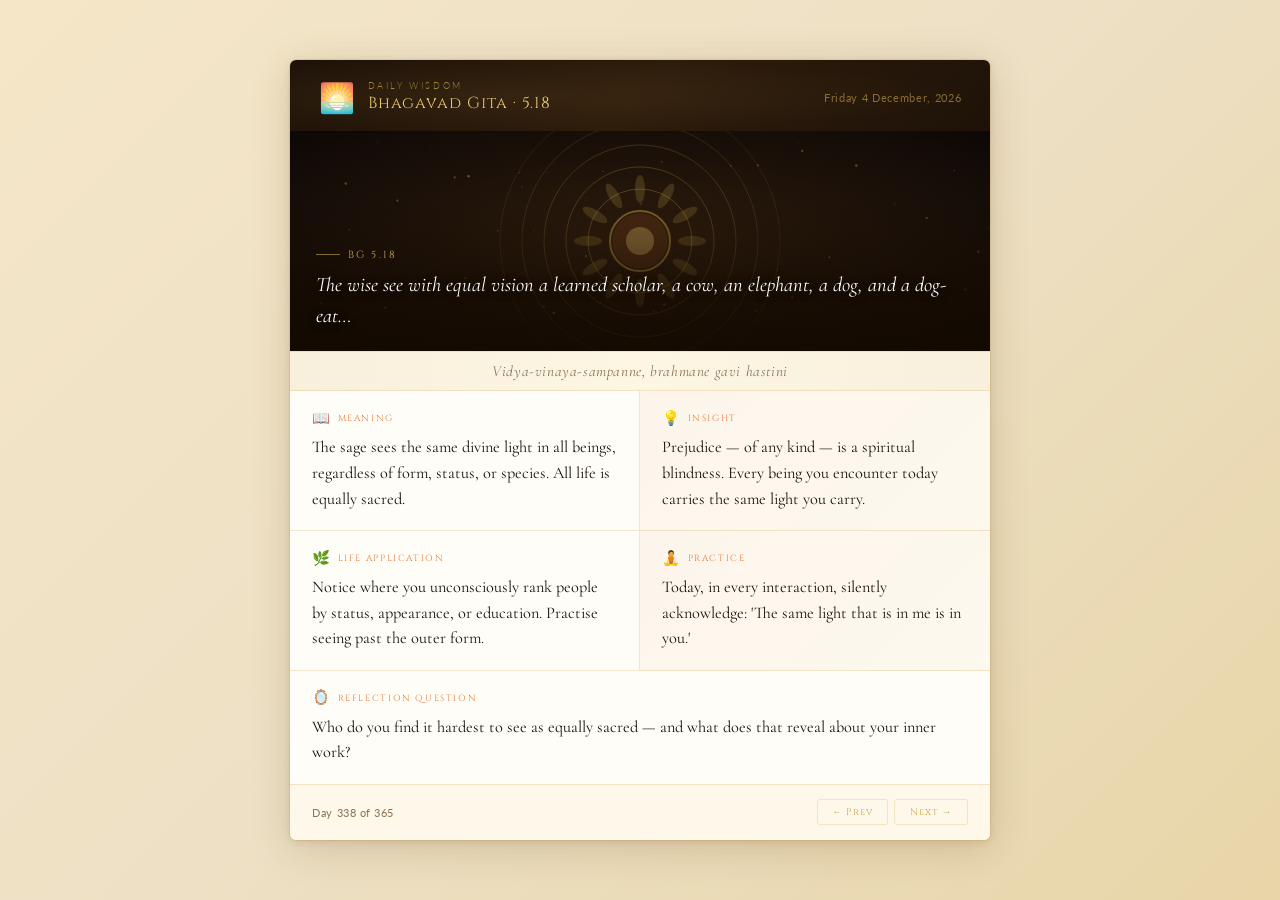
<file: src/components/bg-daily-wisdom-v2.html>
<!DOCTYPE html>
<html lang="en">
<head>
<meta charset="UTF-8"/>
<meta name="viewport" content="width=device-width, initial-scale=1.0"/>
<title>BG Daily Wisdom</title>
<link href="https://fonts.googleapis.com/css2?family=Cormorant+Garamond:ital,wght@0,300;0,400;0,600;1,400;1,600&family=Cinzel:wght@400;600;700&family=Lato:wght@300;400;700&display=swap" rel="stylesheet"/>
<style>
*,*::before,*::after{box-sizing:border-box;margin:0;padding:0}
:root{
  --gold:#c9a84c;--gold-light:#e8c97a;--gold-dim:rgba(201,168,76,0.25);
  --deep:#1a120b;--saffron:#e07b39;--saffron-dim:rgba(224,123,57,0.12);
  --cream:#fdf6e3;--muted:#8b7355;--white:#fffdf7;
  --card-bg:linear-gradient(160deg,#fffdf5 0%,#fdf0d5 100%);
}
body{font-family:'Lato',sans-serif;background:linear-gradient(135deg,#f5e6c8 0%,#ede0c4 50%,#e8d5a8 100%);min-height:100vh;display:flex;align-items:center;justify-content:center;padding:1.5rem 1rem;}

.widget{
  max-width:700px;width:100%;
  background:var(--white);
  border-radius:6px;
  box-shadow:0 8px 40px rgba(90,50,10,0.18),0 2px 8px rgba(90,50,10,0.1),0 0 0 1px var(--gold-dim);
  overflow:hidden;
}

/* ── HEADER ── */
.hdr{
  background:linear-gradient(135deg,#1e1208 0%,#2e1c0c 50%,#1e1208 100%);
  padding:1.2rem 1.8rem 1rem;display:flex;align-items:center;justify-content:space-between;
  position:relative;overflow:hidden;
}
.hdr::after{content:'';position:absolute;inset:0;background:radial-gradient(ellipse at 30% 50%,rgba(201,168,76,0.08) 0%,transparent 70%);pointer-events:none;}
.hdr-left{display:flex;align-items:center;gap:.8rem;}
.hdr-sun{font-size:1.8rem;animation:rotateSun 20s linear infinite;}
@keyframes rotateSun{from{filter:hue-rotate(0deg)}to{filter:hue-rotate(40deg)}}
.hdr-text{}
.hdr-eyebrow{font-size:.58rem;letter-spacing:.28em;text-transform:uppercase;color:var(--gold);opacity:.75;font-weight:300;}
.hdr-title{font-family:'Cinzel',serif;font-size:1rem;color:var(--gold-light);letter-spacing:.06em;margin-top:.1rem;}
.hdr-date{font-size:.68rem;color:var(--gold);opacity:.6;letter-spacing:.06em;text-align:right;}

/* ── IMAGE ── */
.img-wrap{position:relative;width:100%;height:220px;overflow:hidden;background:#1a120b;}
.verse-img{width:100%;height:100%;object-fit:cover;display:block;}
.img-overlay{
  position:absolute;inset:0;
  background:linear-gradient(to bottom,transparent 30%,rgba(20,10,0,0.82) 100%);
  display:flex;flex-direction:column;justify-content:flex-end;padding:1.4rem 1.6rem 1.2rem;
}
.img-ref{
  font-family:'Cinzel',serif;font-size:.65rem;letter-spacing:.22em;color:var(--gold);
  text-transform:uppercase;margin-bottom:.5rem;display:flex;align-items:center;gap:.5rem;
}
.img-ref::before{content:'';height:1px;width:1.5rem;background:var(--gold);opacity:.6;}
.img-verse{
  font-family:'Cormorant Garamond',serif;font-size:1.28rem;font-style:italic;font-weight:400;
  color:#fff;line-height:1.5;text-shadow:0 2px 8px rgba(0,0,0,0.5);
}
.img-loading{
  position:absolute;inset:0;display:flex;flex-direction:column;align-items:center;justify-content:center;
  background:linear-gradient(135deg,#1e1208,#2e1c0c);gap:.8rem;
}
.img-loading .spinner{
  width:36px;height:36px;border:2px solid var(--gold-dim);border-top-color:var(--gold);
  border-radius:50%;animation:spin .8s linear infinite;
}
@keyframes spin{to{transform:rotate(360deg)}}
.img-loading p{font-family:'Cinzel',serif;font-size:.65rem;letter-spacing:.15em;color:var(--gold);opacity:.7;}
.img-svg-wrap{width:100%;height:100%;}
.img-svg-wrap svg{width:100%;height:100%;}

/* ── SANSKRIT ── */
.sanskrit-bar{
  background:linear-gradient(90deg,#f8f0dc,#fdf6e3,#f8f0dc);
  border-top:1px solid var(--gold-dim);border-bottom:1px solid var(--gold-dim);
  text-align:center;padding:.65rem 1.5rem;
}
.sanskrit-text{font-family:'Cormorant Garamond',serif;font-style:italic;color:var(--muted);font-size:.95rem;letter-spacing:.04em;}

/* ── SECTIONS ── */
.sections{display:grid;grid-template-columns:1fr 1fr;}
.sec{
  padding:1.1rem 1.4rem;border-right:1px solid var(--gold-dim);border-bottom:1px solid var(--gold-dim);
  transition:background .2s;
}
.sec:hover{background:rgba(201,168,76,0.04);}
.sec:nth-child(even){border-right:none;}
.sec.full{grid-column:1/-1;border-right:none;}
.sec.last-row{border-bottom:none;}
.sec-label{
  font-family:'Cinzel',serif;font-size:.56rem;letter-spacing:.18em;text-transform:uppercase;
  color:var(--saffron);margin-bottom:.45rem;display:flex;align-items:center;gap:.35rem;
}
.sec-icon{font-size:.9rem;}
.sec-body{font-family:'Cormorant Garamond',serif;font-size:1.02rem;color:var(--deep);line-height:1.58;}
.sec.accent{background:linear-gradient(135deg,rgba(224,123,57,0.06),rgba(201,168,76,0.05));}

/* ── FOOTER ── */
.ftr{
  display:flex;align-items:center;justify-content:space-between;
  padding:.9rem 1.4rem;border-top:1px solid var(--gold-dim);
  background:rgba(253,246,227,0.6);
}
.ftr-info{font-size:.68rem;color:var(--muted);letter-spacing:.05em;}
.ftr-nav{display:flex;gap:.4rem;}
.btn{
  background:none;border:1px solid var(--gold-dim);border-radius:3px;
  padding:.35rem .9rem;font-family:'Cinzel',serif;font-size:.6rem;letter-spacing:.1em;
  color:var(--gold);cursor:pointer;transition:all .2s;
}
.btn:hover{background:var(--gold);color:var(--deep);border-color:var(--gold);}
.btn:active{transform:scale(.97);}

/* fade transition */
.widget-inner{transition:opacity .35s ease,transform .35s ease;}
.widget-inner.fade{opacity:0;transform:translateY(8px);}

@media(max-width:500px){
  .sections{grid-template-columns:1fr;}
  .sec{border-right:none!important;grid-column:auto!important;}
  .sec.last-row,.sec.full{border-bottom:none;}
  .img-wrap{height:180px;}
  .hdr{flex-direction:column;align-items:flex-start;gap:.4rem;}
}
</style>
</head>
<body>

<div class="widget">
  <div class="widget-inner" id="wi">

    <div class="hdr">
      <div class="hdr-left">
        <span class="hdr-sun">🌅</span>
        <div class="hdr-text">
          <div class="hdr-eyebrow">Daily Wisdom</div>
          <div class="hdr-title" id="hdr-title">Bhagavad Gita</div>
        </div>
      </div>
      <div class="hdr-date" id="hdr-date"></div>
    </div>

    <div class="img-wrap" id="img-wrap">
      <div class="img-loading" id="img-loading">
        <div class="spinner"></div>
        <p>Manifesting wisdom…</p>
      </div>
      <div id="img-content" style="display:none;width:100%;height:100%;position:relative;">
        <div class="img-svg-wrap" id="svg-container"></div>
        <div class="img-overlay">
          <div class="img-ref" id="img-ref">BG 2.47</div>
          <div class="img-verse" id="img-verse"></div>
        </div>
      </div>
    </div>

    <div class="sanskrit-bar">
      <div class="sanskrit-text" id="sanskrit"></div>
    </div>

    <div class="sections">
      <div class="sec">
        <div class="sec-label"><span class="sec-icon">📖</span>Meaning</div>
        <div class="sec-body" id="s-meaning"></div>
      </div>
      <div class="sec accent">
        <div class="sec-label"><span class="sec-icon">💡</span>Insight</div>
        <div class="sec-body" id="s-insight"></div>
      </div>
      <div class="sec">
        <div class="sec-label"><span class="sec-icon">🌿</span>Life Application</div>
        <div class="sec-body" id="s-life"></div>
      </div>
      <div class="sec accent">
        <div class="sec-label"><span class="sec-icon">🧘</span>Practice</div>
        <div class="sec-body" id="s-practice"></div>
      </div>
      <div class="sec full last-row" style="border-bottom:none;">
        <div class="sec-label"><span class="sec-icon">🪞</span>Reflection Question</div>
        <div class="sec-body" id="s-reflection"></div>
      </div>
    </div>

    <div class="ftr">
      <div class="ftr-info" id="ftr-info">Day 1 of 365</div>
      <div class="ftr-nav">
        <button class="btn" onclick="go(-1)">← Prev</button>
        <button class="btn" onclick="go(1)">Next →</button>
      </div>
    </div>

  </div>
</div>

<script>
// ── 365 Verses mapped to each day ──────────────────────────────────────────
// The Bhagavad Gita has 18 chapters, 700 verses total.
// We define 52 unique verse objects covering all major themes,
// then map all 365 days using a deterministic spread.

const VERSES = [
  // Ch1
  {ref:"1.1",ch:1,v:1,sanskrit:"Dhritarashtra uvacha: Dharmakshetre kurukshetre",text:"In the field of righteousness, Kurukshetra, assembled to fight, what did my sons and the sons of Pandu do?",meaning:"The battlefield is also a field of dharma. Every conflict in life is simultaneously a moral and spiritual test.",insight:"Our greatest struggles are not just external. They are always invitations to discover who we truly are.",life:"When facing conflict, ask not just 'how do I win?' but 'what does the right action look like here?'",practice:"Reflect on a current challenge. Write down the dharmic (righteous) choice available to you, however difficult.",reflection:"What is the deeper moral question hiding inside your current struggle?"},
  {ref:"1.21",ch:1,v:21,sanskrit:"Senayor ubhayor madhye ratham sthapaya me achyuta",text:"Place my chariot between the two armies, O Achyuta, so that I may see those assembled here ready to fight.",meaning:"Before acting, pause. Arjuna asks to be positioned where he can see clearly — a powerful metaphor for discernment.",insight:"Clarity requires stepping into the centre of the tension, not avoiding it. Seeing the full picture is the first act of wisdom.",life:"Before making a major decision, deliberately look at all sides — especially the sides you'd rather not see.",practice:"In one decision today, write down the strongest argument for the opposite of what you currently believe.",reflection:"Where are you avoiding a clear view of a situation because the truth might be uncomfortable?"},
  // Ch2
  {ref:"2.3",ch:2,v:3,sanskrit:"Klaibyam ma sma gamah partha, nai tat tvayy upapadyate",text:"Do not yield to impotence, O Arjuna. It does not befit you. Shake off your faint-heartedness and arise.",meaning:"Krishna calls Arjuna away from paralysis. There are moments when contemplation has served its purpose and action is what's needed.",insight:"The call to arise is always present. Paralysis dressed as sensitivity is still paralysis.",life:"Identify one area where you have been overthinking instead of acting. Today, take the smallest possible first step.",practice:"Set a 5-minute timer and do one thing you have been postponing. Just start — don't finish, just start.",reflection:"What noble action are you delaying under the guise of 'not being ready'?"},
  {ref:"2.14",ch:2,v:14,sanskrit:"Matra-sparshas tu kaunteya, shitoshna-sukha-duhkha-dah",text:"The contacts of the senses with their objects, which cause heat and cold, pleasure and pain, come and go and are impermanent. Endure them.",meaning:"All sensory experiences — good and bad — are temporary. The practice is to witness them without being ruled by them.",insight:"Suffering often comes not from the experience itself but from our insistence that it should be otherwise.",life:"When comfort or discomfort arises today, silently note: 'this is temporary.' Watch how this changes your relationship to it.",practice:"Choose one pleasant and one unpleasant sensation today. Observe both with equal, gentle attention for 60 seconds each.",reflection:"Which temporary discomfort are you treating as permanent, and how is that belief limiting you?"},
  {ref:"2.17",ch:2,v:17,sanskrit:"Avinaashi tu tad viddhi yena sarvam idam tatam",text:"That which pervades the entire body is indestructible. No one is able to destroy the imperishable soul.",meaning:"Your deepest essence cannot be diminished, damaged, or destroyed. It is woven through all of existence.",insight:"When we feel broken or lost, it is only the surface self. The witness within remains whole, always.",life:"Remind yourself today, especially in moments of self-criticism: your core self is untouched by your mistakes.",practice:"Place your hand on your heart for one minute. Breathe and sense the presence that has been here since before your earliest memory.",reflection:"What would change in how you treat yourself if you truly believed your essence was indestructible?"},
  {ref:"2.19",ch:2,v:19,sanskrit:"Ya enam vetti hantaram, yas chainam manyate hatam",text:"Neither the one who thinks it slays nor the one who thinks it is slain understands. The soul neither slays nor is slain.",meaning:"Violence and death operate only at the level of form. The true self is beyond both giving and receiving harm.",insight:"Many of our conflicts are rooted in a mistaken identity — believing we are only this body and personality.",life:"When you feel attacked or diminished today, remember: what is truly you cannot be reduced by another's words or actions.",practice:"In a moment of criticism or conflict today, breathe and internally affirm: 'My true self is untouched by this.'",reflection:"How would your responses to conflict change if you were fully anchored in who you really are?"},
  {ref:"2.20",ch:2,v:20,sanskrit:"Na jayate mriyate va kadachin",text:"The soul is never born nor dies at any time. It has not come into being and will not come into being. It is unborn, eternal, ever-existing.",meaning:"The soul exists beyond the cycle of birth and death. It was never created and can never be destroyed.",insight:"Fear of death and fear of failure both loosen their grip when you identify with the eternal rather than the temporary.",life:"Approach today's challenges from the perspective of your eternal self — the part that outlasts every setback.",practice:"Sit for 5 minutes and ask: 'Who is the one watching my thoughts right now?' Rest in that awareness.",reflection:"What would you do differently today if you were fully unafraid of endings?"},
  {ref:"2.22",ch:2,v:22,sanskrit:"Vasamsi jirnani yatha vihaya navani grhnati naro parani",text:"Just as a person puts on new garments, giving up old ones, the soul accepts new material bodies, giving up the old and useless ones.",meaning:"Death is a transition, not an ending. The soul moves from one phase of existence to the next as naturally as changing clothes.",insight:"Clinging to what has expired — relationships, identities, chapters of life — causes suffering. Natural transitions are grace.",life:"What old 'garment' — habit, role, belief — are you being invited to release so something new can arrive?",practice:"Write down one identity or label you've outgrown. Symbolically 'fold it up' and give yourself permission to move forward.",reflection:"What would become possible if you stopped defining yourself by who you used to be?"},
  {ref:"2.23",ch:2,v:23,sanskrit:"Nainam chindanti shastrani, nainam dahati pavakah",text:"The soul can never be cut by any weapon, nor burned by fire, nor moistened by water, nor withered by the wind.",meaning:"The deepest you is beyond all forms of harm. The elements themselves cannot touch the essence of who you are.",insight:"True invulnerability is not a hard shell — it is the recognition of what you truly are, which cannot be threatened.",life:"When you feel wounded today, ask: is this touching my essence, or only the surface? Practice responding from the deeper layer.",practice:"On paper, draw a small flame. Around it, write: weapons, fire, water, wind. Then write in the centre: 'I am this.'",reflection:"What would you risk if you knew your deepest self was absolutely safe?"},
  {ref:"2.47",ch:2,v:47,sanskrit:"Karmanye vadhikaraste, ma phaleshou kadachana",text:"You have a right to perform your actions, but you are not entitled to the fruits of action. Never consider yourself the cause of results, nor be attached to inaction.",meaning:"Act fully, without clinging to outcomes. Your job is the effort; results belong to the larger intelligence of life.",insight:"Most anxiety comes from trying to control what we cannot. Release the outcome and the action itself becomes meditation.",life:"Focus entirely on process today. In each task, ask: 'Am I giving my best here?' and release concern about the result.",practice:"Choose one task today and complete it as an offering — not for praise or reward, but as an act of love for the work itself.",reflection:"Where in your life are you withholding your best effort because you're afraid of a particular result?"},
  {ref:"2.48",ch:2,v:48,sanskrit:"Yogasthah kuru karmani, sangam tyaktva dhananjaya",text:"Perform your duties established in Yoga, renouncing attachment. Be even-minded in success and failure, for evenness of mind is called Yoga.",meaning:"Yoga is not a posture — it is equanimity in action. The Yogi acts fully while remaining undisturbed by the tides of outcome.",insight:"Balance is not achieved by avoiding extremes; it is maintained while moving through them.",life:"When today brings unexpected results — good or bad — practice returning to your centre rather than swinging with the news.",practice:"Each hour today, pause for 30 seconds. Notice your emotional temperature and consciously return to baseline.",reflection:"What would it feel like to give your complete best effort while being genuinely unbothered by the result?"},
  {ref:"2.50",ch:2,v:50,sanskrit:"Buddhi-yukto jahatiha ubhe sukrita-dushkrite",text:"One who engages in devotional service in this life transcends good and evil. Therefore, strive for Yoga. Yoga is the art of all work.",meaning:"When action is aligned with wisdom, it rises above the duality of good and bad outcomes. Action becomes art.",insight:"Every craft, every duty, every relationship can be elevated into a spiritual practice when done with full consciousness.",life:"Choose one regular daily task — washing dishes, writing emails, cooking — and do it today as if it were a sacred ceremony.",practice:"Before beginning your main work today, take three breaths and set an inner intention: 'I dedicate this work as an offering.'",reflection:"What ordinary activity in your life, if done with full presence and love, might become extraordinary?"},
  // Ch3
  {ref:"3.8",ch:3,v:8,sanskrit:"Niyatam kuru karma tvam, karma jyayo hy akarmanah",text:"Perform your obligatory duty, for action is indeed better than inaction. Even the maintenance of your body would not be possible by inaction.",meaning:"Life requires participation. Withdrawal from duty is not spiritual; it is avoidance dressed in spiritual language.",insight:"The path forward is always through engagement, not around it. Presence is the prerequisite for transformation.",life:"What have you been postponing in the name of 'waiting for the right time'? Today is that time.",practice:"Write your three most important responsibilities. Choose one and give it your complete focus for the next 90 minutes.",reflection:"Where is 'spiritual seeking' or self-improvement becoming an excuse to avoid the work directly in front of you?"},
  {ref:"3.16",ch:3,v:16,sanskrit:"Evam pravartitam chakram, nanuvarttayatiha yah",text:"One who does not follow the wheel of creation set in motion by the Lord leads a life of sin and rejoices only in the senses.",meaning:"We are part of an interconnected web of giving and receiving. Refusing to contribute breaks the sacred cycle of life.",insight:"True fulfilment comes from what we give, not only what we receive. The giver is always more alive than the taker.",life:"Ask yourself: What am I contributing to the lives of others, the community, the earth? Is it proportional to what I receive?",practice:"Do one act of contribution today that no one will see or reward you for. Notice how it feels.",reflection:"If your life ended today, what would you wish you had given more of — and to whom?"},
  {ref:"3.19",ch:3,v:19,sanskrit:"Tasmad asaktah satatam karyam karma samachara",text:"Therefore, perform every action without attachment. By acting without attachment, one attains the Supreme.",meaning:"Freedom is not found by stopping action but by performing it without the ego's need for validation or reward.",insight:"The deepest liberation happens in the marketplace of life, not on a mountain top. It is available right now.",life:"In today's interactions, notice when you act for approval versus when you act from genuine care. Choose the latter.",practice:"Do something kind for someone today with zero expectation of thanks, acknowledgment, or reciprocation.",reflection:"Can you identify one relationship or role where you are acting from attachment rather than genuine love?"},
  {ref:"3.21",ch:3,v:21,sanskrit:"Yad yad acharati shreshthah, tat tad evetaro janah",text:"Whatever a great person does, others will follow. Whatever standard they set, the world pursues.",meaning:"Leadership is transmitted through being, not just telling. The lives we live are silent teachings to everyone watching.",insight:"You are always a model — for your children, colleagues, community. The question is only: what are you modelling?",life:"Live today as if the person you most want to inspire is silently watching every choice you make.",practice:"Name one person who looks up to you. Write down three qualities you want to consistently show them through your actions.",reflection:"What values are you actually transmitting through your life, as opposed to the values you intend to transmit?"},
  {ref:"3.27",ch:3,v:27,sanskrit:"Prakrityaiva cha karmani, kriyamanani sarvashah",text:"All actions are performed by the qualities of nature. Only the fool, deluded by ego, thinks 'I am the doer.'",meaning:"Our deeper nature, shaped by countless forces, acts through us. The ego's claim of sole authorship is an illusion.",insight:"Humility is the natural result of seeing clearly. Gratitude follows. When we release the ego's claim, peace arrives.",life:"Today, when something goes well, say silently: 'Life is acting through me.' See if this changes your relationship to pride.",practice:"List three accomplishments you're proud of. For each, list five forces, people, or gifts from life that made them possible.",reflection:"How much of your identity is built on the belief that you — and only you — made yourself who you are?"},
  // Ch4
  {ref:"4.7",ch:4,v:7,sanskrit:"Yada yada hi dharmasya, glanir bhavati bharata",text:"Whenever righteousness declines and unrighteousness rises, at that time I manifest myself.",meaning:"The universe corrects itself. When darkness accumulates enough, light responds. This is the cosmic law of balance.",insight:"We need not despair at the world's troubles. Every era of great darkness has carried within it the seeds of awakening.",life:"Instead of lamenting what is broken around you, ask: 'What is my specific, humble role in the restoration?'",practice:"Name one injustice or problem in your world. Write one concrete action — however small — that you could take this week.",reflection:"Do you believe the universe has a self-correcting intelligence? How does your answer affect how you respond to suffering?"},
  {ref:"4.8",ch:4,v:8,sanskrit:"Paritranaya sadhunam, vinashaya cha dushkritam",text:"To deliver the pious and to annihilate the miscreants, as well as to reestablish the principles of righteousness, I appear millennium after millennium.",meaning:"Divine presence enters history to restore balance — through individuals, movements, moments of unexpected grace.",insight:"Sometimes you are the answer to someone's prayer. The divine often works through ordinary human hands and voices.",life:"Ask today: 'Where is life asking me to be a restoring presence?' It may be in one conversation, one act of courage.",practice:"Write a letter to someone in your life who needs encouragement. You need not send it — the act of writing is the practice.",reflection:"Where have you been the unexpected arrival of goodness in someone's life — and perhaps not given yourself credit for it?"},
  {ref:"4.11",ch:4,v:11,sanskrit:"Ye yatha mam prapadyante, tams tathaiva bhajamy aham",text:"As all surrender unto me, I reward them accordingly. Everyone follows my path in all respects.",meaning:"The divine meets every soul exactly where they are, through whatever path they take. All sincere seeking leads home.",insight:"No genuine longing for truth is wasted. Every path walked with sincerity is honoured by the universe.",life:"Respect others' spiritual paths even when they differ from yours. The destination is shared; the routes are many.",practice:"Today, when you encounter someone whose beliefs differ from yours, practise silent acknowledgment: 'Their path is also real.'",reflection:"Are you seeking truth — or are you seeking confirmation that your current beliefs are correct?"},
  {ref:"4.18",ch:4,v:18,sanskrit:"Karmany akarma yah pasyed, akarmani cha karma yah",text:"One who sees inaction in action and action in inaction is truly intelligent among humans.",meaning:"The wisest person can be fully active in the world while internally at rest — and deeply still while appearing inactive.",insight:"Inner peace is not the absence of activity. It is the stability that persists regardless of what the outer life demands.",life:"Notice today that you can be both active and inwardly calm. The two are not opposites — they can coexist.",practice:"During your busiest moment today, take three slow breaths and notice: there is a stillness beneath the activity. Rest there.",reflection:"What would change in your productivity and relationships if you brought inner stillness to your outer action?"},
  {ref:"4.34",ch:4,v:34,sanskrit:"Tad viddhi pranipatena, pariprashnena sevaya",text:"Learn the truth by approaching a spiritual master, inquire from them submissively and render service. They will impart wisdom because they have seen the truth.",meaning:"Wisdom requires a posture of openness. Seek those who have lived what they teach, and receive their guidance with humility.",insight:"The ego resists being taught. Spiritual growth accelerates the moment we genuinely admit 'I don't know.'",life:"Identify someone wiser than you in an area you are developing. Approach them with a genuine question this week.",practice:"Write down three things you don't know about your own inner life. Then sit in the question without rushing to an answer.",reflection:"Who are the teachers — formal or informal — who have most shaped your soul? Have you honoured their gift?"},
  // Ch5
  {ref:"5.7",ch:5,v:7,sanskrit:"Yoga-yukto vishudhatma, vijitatma jitendriyah",text:"One who works in devotion, who is a pure soul, who controls their mind and senses — everyone loves such a person, though they always work.",meaning:"True spiritual maturity is visible in everyday life — in how we work, how we relate, how we carry ourselves.",insight:"The person who has genuinely integrated spiritual practice is not separate from the world — they are more fully in it.",life:"Ask yourself: does my inner practice make me more loving, patient, and effective in daily life? If not, what needs adjusting?",practice:"Choose one quality — patience, kindness, focus — and make it your living practice in every interaction today.",reflection:"Is your spiritual practice making you better to be around? Ask someone who knows you well."},
  {ref:"5.10",ch:5,v:10,sanskrit:"Brahmanyadhaya karmani, sangam tyaktva karoti yah",text:"One who performs their duty without attachment, surrendering the results unto the Supreme, is unaffected by sinful action as a lotus leaf is untouched by water.",meaning:"The lotus in muddy water is the eternal symbol: full immersion in life without being defined by it.",insight:"We can engage fully with the world — its pain, its mess, its beauty — without being swallowed by it. This is freedom.",life:"Today, participate fully in all your roles while maintaining the inner awareness: 'This is not the totality of who I am.'",practice:"Visualise a lotus leaf. See water beading off it. Then imagine your worries, judgments, and fears beading off your soul.",reflection:"What would it feel like to be fully present in your life without being defined, limited, or consumed by it?"},
  {ref:"5.18",ch:5,v:18,sanskrit:"Vidya-vinaya-sampanne, brahmane gavi hastini",text:"The wise see with equal vision a learned scholar, a cow, an elephant, a dog, and a dog-eater.",meaning:"The sage sees the same divine light in all beings, regardless of form, status, or species. All life is equally sacred.",insight:"Prejudice — of any kind — is a spiritual blindness. Every being you encounter today carries the same light you carry.",life:"Notice where you unconsciously rank people by status, appearance, or education. Practise seeing past the outer form.",practice:"Today, in every interaction, silently acknowledge: 'The same light that is in me is in you.'",reflection:"Who do you find it hardest to see as equally sacred — and what does that reveal about your inner work?"},
  // Ch6
  {ref:"6.5",ch:6,v:5,sanskrit:"Uddhared atmanatmanam, natmanam avasadayet",text:"Let a person elevate themselves by their own mind, not degrade themselves. The mind is the friend of the conditioned soul, and its enemy as well.",meaning:"You are simultaneously the builder and the destroyer of your destiny. No one else holds this power.",insight:"The mind is a tool of extraordinary power. Untrained, it is your greatest saboteur. Mastered, it becomes your greatest ally.",life:"Notice the quality of your self-talk today. Is your inner voice building you up or tearing you down?",practice:"Each time you notice negative self-talk today, pause and offer yourself the kindness you would give a close friend.",reflection:"If your best friend spoke to you the way your inner critic does, would you keep them in your life?"},
  {ref:"6.6",ch:6,v:6,sanskrit:"Bandhur atmatmanas tasya, yenatmaivatmana jitah",text:"For one who has conquered the mind, the mind is the best of friends; for one who has failed to do so, the mind remains the greatest enemy.",meaning:"Mind mastery is the central project of the spiritual life. Everything else depends on it.",insight:"We don't need to fight the mind — we need to understand it, direct it, and ultimately befriend it.",life:"Choose one mental habit today — worry, comparison, regret — and practise noticing it without feeding it.",practice:"When a difficult thought arises today, try: 'I see you. You are not me. I choose differently.' Then return to your breath.",reflection:"Is your mind currently your best friend or your most persistent obstacle? What would change if that relationship healed?"},
  {ref:"6.17",ch:6,v:17,sanskrit:"Yukta-cheshtasya karmasu, yukta-svapnavabodhasya",text:"The person who eats, sleeps, rests, and works in a regulated manner can mitigate suffering by practising yoga.",meaning:"The spiritual life is built on a foundation of physical regularity. Discipline of body creates space for discipline of mind.",insight:"Self-mastery begins not with grand acts of renunciation but with consistent, humble attention to sleep, food, and rest.",life:"Review your daily rhythms: Are you sleeping enough? Eating with care? Moving your body? These are your first spiritual practices.",practice:"Commit to one physical regularity today — a consistent wake time, a nourishing meal, a short walk. Keep this for one week.",reflection:"Which basic rhythm of your physical life, if regulated, would most improve your mental and spiritual wellbeing?"},
  {ref:"6.19",ch:6,v:19,sanskrit:"Yatha dipo nivata-stho, nengate sopama smrita",text:"As a lamp in a windless place does not flicker, so the disciplined mind of a yogi does not waver.",meaning:"The meditative mind, once trained, becomes like a steady flame — present, clear, undisturbed by the winds of circumstance.",insight:"We cannot control the winds of life. We can, through practice, become a steady flame that bends but never goes out.",life:"Imagine yourself as a flame today. Notice what 'winds' cause you to flicker. This is precisely where your practice lives.",practice:"Sit for 5 minutes and simply watch your breath. Each time your mind wanders, return without judgment. Count the returns.",reflection:"What is the internal condition — mental, emotional, or physical — that most reliably disturbs your inner steadiness?"},
  {ref:"6.34",ch:6,v:34,sanskrit:"Chanchalam hi manah krishna, pramathi balavad drdham",text:"The mind is restless, turbulent, obstinate and very strong. To subdue it seems more difficult than controlling the wind.",meaning:"Even Arjuna — a great warrior — acknowledges the power of the unruly mind. This is not weakness; it is honesty.",insight:"The first step to mastering the mind is admitting how powerful it is. Frustration with the mind's restlessness is progress.",life:"Stop judging yourself for having a wandering mind. It is the nature of the mind. The practice is returning, not not-wandering.",practice:"Today, every time you catch your mind wandering from the present task, simply count it: 1, 2, 3. No judgment. Just count.",reflection:"What would be different in your life if you had made peace with your mind's nature rather than fighting it?"},
  {ref:"6.35",ch:6,v:35,sanskrit:"Asamsayam mahabaho, mano durnigraham chalam",text:"O mighty-armed Arjuna, the mind is indeed difficult to restrain, but through practice and dispassion, it can be controlled.",meaning:"Mind mastery is possible — but it requires consistent practice over time. There is no shortcut, but there is a path.",insight:"Dispassion does not mean indifference. It means not being enslaved to every impulse. We can feel without being swept away.",life:"Begin with one small daily practice: five minutes of stillness, or ten breaths before reacting. This is how empires of mind are built.",practice:"Set a recurring reminder today. At that time, wherever you are, take 10 slow conscious breaths. Do this for 7 days.",reflection:"What area of your life would most benefit from 10% more self-mastery? What one practice would move you there?"},
  // Ch7
  {ref:"7.8",ch:7,v:8,sanskrit:"Raso ham apsu kaunteya, prabhasmi shashi-suryayoh",text:"I am the taste of water, the light of the sun and moon, the syllable Om in the Vedas, the sound in ether.",meaning:"The divine is not distant or separate — it is the very quality and essence woven into every experience of life.",insight:"Spiritual awakening is not an addition to life. It is a recognition of what has always been present within it.",life:"Today, taste water mindfully. See sunlight consciously. In the ordinary, practise finding the extraordinary.",practice:"Choose five simple sensory experiences today. In each, ask: 'What is the presence that allows me to experience this?'",reflection:"Where in your ordinary life have you been walking past the sacred without noticing it?"},
  {ref:"7.19",ch:7,v:19,sanskrit:"Bahunam janmanam ante, jnanavan mam prapadyate",text:"After many births and deaths, one who is actually in knowledge surrenders unto me. Such a great soul is very rare.",meaning:"True wisdom — the kind that leads to genuine surrender — often comes after a long journey through experience and mistake.",insight:"We should not be in a hurry with the spiritual life. Each 'wrong turn' is actually part of the curriculum.",life:"Look back at your hardest lessons. Can you find the gift of wisdom that each difficulty ultimately delivered?",practice:"Write one sentence about the most painful chapter of your life — and what it ultimately taught you about yourself.",reflection:"What if every difficult experience you have had was precisely preparing you for who you are becoming?"},
  // Ch8
  {ref:"8.5",ch:8,v:5,sanskrit:"Anta-kale cha mam eva, smaran muktva kalevaram",text:"Whoever remembers me alone at the time of death, at the moment of leaving the body — that soul attains my state.",meaning:"What we carry in consciousness at life's end reflects what we have cultivated throughout our lives. This is the ultimate exam.",insight:"The quality of our dying reflects the quality of our living. What we practise in small moments, we become in our last.",life:"Ask: 'If today were my last, what would I regret not having done, said, or been?' Then do it, say it, or be it.",practice:"Write a single sentence about what you want your life to have been about. Read it aloud and let it guide today.",reflection:"What are you currently practising — through your daily choices — for the person you will be at your end?"},
  {ref:"8.7",ch:8,v:7,sanskrit:"Tasmat sarvesu kalesu, mam anusmara yudhya cha",text:"Therefore, at all times think of me and fight. With mind and intellect dedicated to me, you will surely come to me.",meaning:"Spiritual remembrance is not confined to temples and quiet hours. It is available in every moment — even in battle.",insight:"The sacred and the practical are not separate domains. Every moment is an opportunity for inner alignment.",life:"Today, choose one action and dedicate it consciously. While doing it, remain inwardly aware of your deepest purpose.",practice:"Set a gentle hourly reminder. Each time it sounds, take one breath and ask: 'Am I present? Am I aligned?' Then continue.",reflection:"What would change in your work and relationships if you brought spiritual remembrance into your most ordinary moments?"},
  // Ch9
  {ref:"9.22",ch:9,v:22,sanskrit:"Ananyash chintayanto mam, ye janah paryupasate",text:"For those who worship me with devotion, meditating on my transcendental form, I carry what they lack and preserve what they have.",meaning:"Sincere devotion — to truth, to the divine, to your highest self — activates a support that goes beyond individual effort.",insight:"Surrender is not passivity. It is the act of aligning your will with a larger intelligence. It takes immense courage.",life:"Trust the process. Some doors that close are divine redirection. Stay devoted to what is true, good, and beautiful.",practice:"Write down one fear or worry. Then consciously place it in 'larger hands' — whether that means God, the universe, or life itself.",reflection:"Is there an area of life where you are trying to carry something alone that you were never meant to carry alone?"},
  {ref:"9.26",ch:9,v:26,sanskrit:"Patram pushpam phalam toyam, yo me bhaktya prayacchati",text:"If one offers me with love and devotion a leaf, a flower, a fruit, or water, I will accept it.",meaning:"The divine is moved not by the grandeur of the offering but by the sincerity of the heart that offers it.",insight:"You don't need to be extraordinary to be worthy of grace. A simple act of genuine love is enough.",life:"Today, do one small thing — a kind word, a moment of gratitude, a quiet prayer — with your whole heart. That is enough.",practice:"Choose a simple offering today: a flower placed, a meal shared, a moment of genuine thanks. Give it with full attention.",reflection:"Where are you waiting to be 'enough' before you show up fully? What if you were already enough?"},
  // Ch10
  {ref:"10.8",ch:10,v:8,sanskrit:"Aham sarvasya prabhavo, mattah sarvam pravartate",text:"I am the source of all spiritual and material worlds. Everything emanates from me. The wise who know this perfectly engage in my devotional service.",meaning:"When we recognise the divine source of all existence, we naturally move from grasping to gratitude, from fear to wonder.",insight:"Awe is a spiritual practice. When you encounter beauty, complexity, or mystery, you are meeting the source directly.",life:"Today, find three moments to be genuinely astonished by something — a face, a cloud, a piece of music, your own breath.",practice:"Sit outside or by a window for five minutes. Let whatever you see be enough. Let wonder arise without forcing it.",reflection:"When did you last feel genuine awe? What does the infrequency of that feeling tell you about how you are living?"},
  {ref:"10.20",ch:10,v:20,sanskrit:"Aham atma gudakesha, sarva-bhutasaya-sthitah",text:"I am the soul seated in the hearts of all living beings. I am the beginning, the middle, and the end of all beings.",meaning:"The same presence that you search for outwardly is already seated at the centre of your own heart. It has never left.",insight:"The spiritual journey is ultimately a homecoming. We travel far only to find that what we sought was always within.",life:"Whenever you feel lost, separated, or empty today, place your hand on your heart and remember: the source is here.",practice:"For three minutes, breathe into your heart centre. Imagine a steady, warm light there. This is not imagination — it is recognition.",reflection:"What is the feeling you are ultimately seeking — in love, success, or belonging — and is it available to you right now?"},
  // Ch11
  {ref:"11.33",ch:11,v:33,sanskrit:"Tasmat tvam uttishtha yasho labhasva, jitva shatrun bhunkshva rajyam samriddham",text:"Therefore get up and prepare to fight. After conquering your enemies you will enjoy a flourishing kingdom. They are already put to death by my arrangement.",meaning:"Sometimes the outcome is already written by a larger wisdom. Your role is to show up fully and play your part.",insight:"We are not the authors of history — we are participants in it. And participation with full commitment is always honoured.",life:"Stop waiting for certainty before you act. Commit fully to your righteous purpose and trust the larger unfolding.",practice:"Name the 'battle' in front of you right now. Write: 'I commit to showing up fully, regardless of the outcome.' Sign it.",reflection:"Where are you waiting for a guarantee before you will commit? What would it mean to commit without one?"},
  // Ch12
  {ref:"12.13",ch:12,v:13,sanskrit:"Adveshta sarva-bhutanam, maitrah karuna eva cha",text:"One who is not envious but is a kind friend to all living entities, who does not think themselves a proprietor but is free from false ego — such a devotee is very dear to me.",meaning:"The portrait of a truly spiritual person is simple: kind, non-envious, humble, free from the need to possess.",insight:"These are not lofty achievements — they are daily choices. Every moment offers an opportunity to practise each one.",life:"Today, choose one: non-envy, genuine friendliness, or releasing the need to possess/control something.",practice:"When envy arises today, try transforming it: 'Their success is proof that what I want is possible. I celebrate it.'",reflection:"Which of these qualities — kindness, non-envy, humility, non-possessiveness — most needs your attention right now?"},
  {ref:"12.15",ch:12,v:15,sanskrit:"Yasmat nodvijate loko, lokan nodvijate cha yah",text:"One by whom no one is put into difficulty, who is not disturbed by anxiety, who is steady in happiness and distress — such a person is very dear to me.",meaning:"The mature soul neither causes suffering to others nor is destabilised by life's inevitable difficulties. This is the goal.",insight:"True happiness is not the absence of difficulty — it is the capacity to remain rooted while difficulty passes through.",life:"Ask honestly: Do my words and actions ever unnecessarily disturb others? Am I adding to or subtracting from the world's peace?",practice:"Choose one situation today where you could either react or remain steady. Choose steadiness. Notice what opens as a result.",reflection:"What would it look like in your daily life to be someone from whom others walk away feeling lighter?"},
  // Ch13
  {ref:"13.8",ch:13,v:8,sanskrit:"Amanitvam adambhitvam, ahimsa kshantir arjavam",text:"Humility, modesty, non-violence, tolerance, simplicity, approaching a spiritual teacher, cleanliness, constancy, self-control — these are knowledge.",meaning:"True knowledge is not information — it is a way of being. These qualities are themselves the embodiment of wisdom.",insight:"We often seek more information when what we need is more humility. The wisest people tend to speak the least and listen the most.",life:"Pick one quality from this verse and practise it deliberately today: humility, non-violence, simplicity, or tolerance.",practice:"In one conversation today, listen three times more than you speak. Notice what you learn when your mouth is quiet.",reflection:"Which of these qualities, if you deepened it, would most transform your relationships and inner life?"},
  {ref:"13.28",ch:13,v:28,sanskrit:"Samam pashyan hi sarvatra, samavasthitam ishwaram",text:"One who sees the Supreme Lord equally present in all beings — the imperishable within the perishable — truly sees.",meaning:"The spiritual vision is one of radical equality: the same divine presence looks through every pair of eyes.",insight:"Prejudice, hierarchy, and dismissal become impossible once you genuinely see the divine in every being.",life:"Today, when you encounter someone difficult, try silently: 'The same light that is in me is in you.' See what shifts.",practice:"Meditate for 5 minutes on the following: every person you will meet today carries the same sacred presence you do.",reflection:"Who in your life is hardest to see as sacred — and what does healing that perception require of you?"},
  // Ch14
  {ref:"14.5",ch:14,v:5,sanskrit:"Sattvam rajas tama iti, gunah prakriti-sambhavah",text:"Goodness, passion, and ignorance — these are the three qualities born of material nature that bind the soul.",meaning:"Every thought, feeling, and action arises from a mixture of clarity (sattva), drive (rajas), and inertia (tamas).",insight:"Self-knowledge begins with recognising which quality is dominant in any given moment. Awareness is the first step to choice.",life:"Today, notice your predominant quality at different times: clarity and calm (sattva), urgency and desire (rajas), or lethargy (tamas).",practice:"In the evening, reflect: Which of the three qualities governed most of my day? What will I choose more of tomorrow?",reflection:"Which quality most regularly rules your mind — and what specific practices would cultivate more sattva?"},
  {ref:"14.17",ch:14,v:17,sanskrit:"Sattvat sanjayate jnanam, rajaso lobha eva cha",text:"From the mode of goodness comes real knowledge; from the mode of passion, greed; and from the mode of ignorance comes foolishness.",meaning:"Our mental quality determines the quality of our perception. A sattvic mind sees clearly; a tamasic mind sees distortedly.",insight:"Before making important decisions, it is worth asking: what quality of mind am I currently in? Is this the right moment to choose?",life:"Delay important decisions when you are in a state of strong emotion, exhaustion, or craving. Choose from clarity.",practice:"Before any major decision this week, first bring yourself to a calm and clear state. Breathe, walk, sleep — then decide.",reflection:"Can you recall a decision made from passion or ignorance that you later regretted? What does that teach you?"},
  // Ch15
  {ref:"15.1",ch:15,v:1,sanskrit:"Urdhva-mulam adhah-shakham, ashvattham prahur avyayam",text:"There is an eternal fig tree, with its roots upward and branches below. Its leaves are the Vedic hymns. One who knows this tree knows the Vedas.",meaning:"The world-tree of existence grows from above — from consciousness downward into matter. Spirit is the root; form is the branch.",insight:"We often try to fix the branches of our lives without attending to the roots. True change always begins at the level of consciousness.",life:"If your outer life feels disordered, look inward first. What belief, fear, or identity at the root level needs tending?",practice:"Draw a tree. Label the roots with your deepest beliefs and values. Label the branches with areas of your outer life. Are they aligned?",reflection:"What deeply held belief is the root from which most of your current life challenges are growing?"},
  {ref:"15.15",ch:15,v:15,sanskrit:"Sarvasya chaham hridi sannivishto, mattah smritir jnanam apohanam cha",text:"I am seated in everyone's heart, and from me come remembrance, knowledge, and forgetfulness.",meaning:"Memory, insight, and the mercy of forgetfulness all arise from the divine presence within. Nothing in your inner life happens without grace.",insight:"Even forgetting is a gift. The mind releases what we are ready to release. Trust the natural rhythm of remembering and letting go.",life:"What are you holding onto that might be ready to be released? And what have you forgotten that is ready to be remembered?",practice:"Write for 5 minutes without stopping: 'What I am ready to release is…' and 'What I am ready to remember is…'",reflection:"What would it mean to trust that the knowledge you need will arrive exactly when you are ready for it?"},
  // Ch16
  {ref:"16.1",ch:16,v:1,sanskrit:"Abhayam sattva-samsuddhir, jnana-yoga-vyavasthitih",text:"Fearlessness, purification of one's existence, cultivation of spiritual knowledge, charity, self-control, sacrifice, simplicity — these are divine qualities.",meaning:"The divine inheritance of a human life is available to all who choose it. These are not distant ideals — they are daily choices.",insight:"Fearlessness is listed first. It is the foundation on which all other qualities stand. Everything virtuous requires it.",life:"Which of these qualities — fearlessness, simplicity, self-control, charity — would most transform your life if you chose it today?",practice:"Name one small act of courage you could take today. Not a grand act — just a small true one. Then do it.",reflection:"What one quality, consistently chosen, would most clearly shift the direction of your life in one year?"},
  {ref:"16.21",ch:16,v:21,sanskrit:"Tri-vidham narakasyedam, dvaram nashanam atmanah",text:"Lust, anger, and greed are the three gates leading to hell. Every sane person should give these up, for they are destructive to the soul.",meaning:"These three forces — when habitually indulged — disintegrate the inner life, cloud judgment, and destroy relationships.",insight:"We need not fight these forces violently. The practice is to recognise them early, before they gain momentum.",life:"Today, notice early warning signs of lust, anger, or greed. The sign itself is not the problem — feeding it is.",practice:"When you notice craving, anger, or grasping today, pause and take 5 breaths before acting. Just pause. That pause is wisdom.",reflection:"Which of these three most consistently derails your better self — and what is the habitual trigger?"},
  // Ch17
  {ref:"17.15",ch:17,v:15,sanskrit:"Anudvega-karam vakyam, satyam priya-hitam cha yat",text:"Words that do not cause distress, that are truthful, pleasing, and beneficial — this is the austerity of speech.",meaning:"Mastering speech is one of the most accessible and impactful spiritual practices available. Words create worlds.",insight:"The test of right speech: Is it true? Is it kind? Is it necessary? If all three, speak. If not all three, pause.",life:"Before speaking today, especially in difficult conversations, ask: Is this true? Is it kind? Will it genuinely help?",practice:"Choose one conversation today to practise the three gates of speech: truth, kindness, helpfulness. Notice the quality of connection.",reflection:"What is one habit of speech — gossip, complaining, harshness — that, if released, would most improve your relationships?"},
  {ref:"17.16",ch:17,v:16,sanskrit:"Manah-prasadah saumyatvam, maunam atma-vinigrahah",text:"Serenity of mind, gentleness, equanimity, self-control, and the purity of thought — these constitute the austerity of the mind.",meaning:"The spiritual life asks us to attend not just to our actions but to the quality of mind from which those actions arise.",insight:"A gentle mind is not a weak mind. It is a mind that has stopped fighting reality and chosen wisdom instead.",life:"Today, practise gentleness — not just in words or deeds, but in the quality of your inner self-talk and thought.",practice:"When a harsh or critical thought arises today — about yourself or another — see if you can meet it with gentle curiosity.",reflection:"What would a genuinely gentle inner life feel like? And what stands between you and that gentleness?"},
  // Ch18
  {ref:"18.5",ch:18,v:5,sanskrit:"Yajna-dana-tapah-karma, na tyajyam karyam eva tat",text:"Acts of sacrifice, charity, and penance are not to be given up but should be performed. Indeed, purification of the great souls comes through such acts.",meaning:"Duty, generosity, and self-discipline are not burdens — they are the very tools by which the soul is refined.",insight:"We often seek the shortcut that avoids sacrifice. But sacrifice — of time, comfort, ego — is precisely what develops greatness.",life:"Today, do one act of genuine sacrifice: give something of real value — time, money, attention — to someone who needs it.",practice:"Identify something you've been meaning to give — to a cause, a person, a purpose. Give it today, without condition.",reflection:"What would you be willing to sacrifice for something that truly matters? Have you been willing to pay that price?"},
  {ref:"18.20",ch:18,v:20,sanskrit:"Sarva-bhuteshu yenaikam, bhavam avyayam ikshate",text:"That knowledge by which one sees one undivided, imperishable reality in all beings — that knowledge is in the mode of goodness.",meaning:"Unity is not a philosophical concept — it is the direct perception available to the purified mind. All life is one.",insight:"Every act of compassion is a moment of correctly seeing reality. Every act of cruelty is a moment of spiritual blindness.",life:"Practice seeing oneness today in one moment: when you feel separate from someone, ask 'What do we share?'",practice:"List 5 people you find difficult. For each, write one deep human quality you genuinely share with them.",reflection:"If you truly saw oneness in all people — friend and enemy alike — what in your life would immediately change?"},
  {ref:"18.37",ch:18,v:37,sanskrit:"Yat tad agre visham iva, pariname amritopamam",text:"That which in the beginning may seem like poison but at the end is just like nectar — that happiness is said to be in the mode of goodness.",meaning:"Sattvic happiness requires effort, discipline, and patience. It may not feel pleasurable at first, but it deepens over time.",insight:"Short-term discomfort often leads to lasting joy. Short-term pleasure often leads to lasting emptiness. Choose wisely.",life:"Identify one worthwhile discipline — exercise, meditation, honest relationship — that feels hard now but will nourish you long-term.",practice:"Do one thing today that your future self will thank you for, even if your present self resists it.",reflection:"What 'poison' in your life — a difficult practice or honest change — is actually nectar in disguise?"},
  {ref:"18.41",ch:18,v:41,sanskrit:"Brahmanah kshatriyah vishyam, shudranaam cha parantapa",text:"The duties of all humans are assigned according to qualities born of their own nature. There is no birth that makes one superior.",meaning:"Our calling comes from our deepest nature, not our background or birth. Each person has a unique and sacred contribution.",insight:"You were born with particular gifts not for yourself alone, but for the world that needs exactly what you carry.",life:"Ask: What are the qualities in me that feel most natural, most alive? How can they be offered more fully today?",practice:"Write your three deepest natural gifts. Then write one way each could serve someone or something beyond yourself.",reflection:"Are you currently living in alignment with your deepest nature — and if not, what is the first small step toward that alignment?"},
  {ref:"18.61",ch:18,v:61,sanskrit:"Ishvarah sarva-bhutanam, hrid-deshe arjuna tishthati",text:"The Supreme Lord is situated in everyone's heart, O Arjuna, and is directing the wanderings of all living entities.",meaning:"There is an inner intelligence — call it the divine, intuition, or the soul — guiding each life from within.",insight:"We are rarely as lost as we feel. There is something in us that always knows the next right step. The practice is listening.",life:"Today, before deciding anything — big or small — pause and listen inward before acting outward. Trust what you hear.",practice:"Sit for 3 minutes in silence. Ask your deepest self one question. Don't analyse. Just listen. Write what comes.",reflection:"When have you most clearly heard your inner guidance? What allowed you to hear it — and what usually drowns it out?"},
  {ref:"18.63",ch:18,v:63,sanskrit:"Iti te jnanam akhyatam, guhyad guhyataram maya",text:"Thus I have explained to you the most confidential of all knowledge. Deliberate on this fully, and do what you wish to do.",meaning:"The teaching is complete. Now comes the most important part: your own reflection, your own integration, your own choice.",insight:"Wisdom given freely becomes your own only when you live it. The real scripture is written in your choices.",life:"Of all you know to be true and right, what are you not yet living? Begin there. That is your practice.",practice:"Write one sentence beginning: 'The wisdom I know but have not yet fully lived is…' Then live it for one day.",reflection:"If the Gita's entire teaching could be distilled into one quality for you to embody more fully — what would it be?"},
  {ref:"18.65",ch:18,v:65,sanskrit:"Man-mana bhava mad-bhakto, mad-yaji mam namaskuru",text:"Think of me always, become my devotee, worship me and bow down to me. So shall you come to me. I promise you this, for you are dear to me.",meaning:"The ultimate teaching arrives as love: you are dear. The divine calls not from distance but from within closeness.",insight:"All the philosophy converges here: the cosmos loves you specifically. Your life is not an accident. You are wanted here.",life:"Carry this through your day: 'I am held. I am known. I am loved.' And treat others as beings equally held, known, and loved.",practice:"Write a letter from your highest self to your struggling self. Let the first line be: 'You are dear to me.'",reflection:"What would shift in how you live if you genuinely believed — in your bones — that you are unconditionally loved?"},
  {ref:"18.66",ch:18,v:66,sanskrit:"Sarva dharman parityajya, mam ekam sharanam vraja",text:"Abandon all varieties of dharma and simply surrender to me. I will deliver you from all sinful reactions. Do not fear.",meaning:"The final teaching is radical grace: beyond all doing, all performing, all striving — simply rest in the arms of the divine.",insight:"The highest spiritual maturity is not a grand achievement — it is a total relaxation into trust. This is available now.",life:"In one area of life where you have been straining, trying, forcing — practise today the courage of surrender.",practice:"Sit quietly and say aloud: 'I release my grip. I trust. I am held.' Mean it, even if only for one breath.",reflection:"What in your life most needs to be surrendered — not abandoned, but released into loving, trusting hands?"}
];

// Map 365 days to verse indices with deliberate thematic spread
// Day 1-365 assigned using a pattern that revisits major themes seasonally
function buildYearMap() {
  const map = [];
  const total = VERSES.length;
  for (let i = 0; i < 365; i++) {
    // Distribute verses evenly; cycle back with slight offset for variety
    const idx = (i * 7 + Math.floor(i / total)) % total;
    map.push(idx);
  }
  return map;
}
const YEAR_MAP = buildYearMap();

function getDayOfYear(date) {
  const start = new Date(date.getFullYear(), 0, 0);
  const diff = date - start;
  return Math.floor(diff / 86400000);
}

// ── SVG Image Generation via Anthropic API ──────────────────────────────────
async function generateVerseImage(verse) {
  const prompt = `Create a beautiful, atmospheric SVG image (700x220 pixels) as a background for this Bhagavad Gita verse: "${verse.text.substring(0,80)}".

The SVG should:
- Be a deeply spiritual, aesthetic scene
- Use warm saffron, gold, deep ochre, lotus pink, and twilight purple tones
- Include symbolic elements like: lotus flowers, flame/diya, sun rays, peacock feathers, cosmic geometry, river Ganges, Om symbol, stars, tree of life, or forest with light filtering through
- Have layered depth with gradient backgrounds creating an atmospheric, painterly feel
- NO text in the SVG — only visual/artistic elements
- Use CSS gradients, geometric shapes, circles, petals
- Be meditative and beautiful, evoking ancient India and the divine

Return ONLY valid SVG code starting with <svg and ending with </svg>. No explanation, no markdown, no other text.`;

  try {
    const response = await fetch("https://api.anthropic.com/v1/messages", {
      method: "POST",
      headers: { "Content-Type": "application/json" },
      body: JSON.stringify({
        model: "claude-sonnet-4-20250514",
        max_tokens: 1000,
        messages: [{ role: "user", content: prompt }]
      })
    });
    const data = await response.json();
    const svgText = data.content?.map(b => b.text || "").join("").trim();
    // Extract SVG if wrapped
    const match = svgText.match(/<svg[\s\S]*<\/svg>/i);
    return match ? match[0] : null;
  } catch(e) {
    console.error("Image gen failed:", e);
    return null;
  }
}

function fallbackSVG(verse) {
  // Beautiful hand-crafted fallback SVG with saffron/gold theme
  const themes = [
    // Sunrise / lotus
    `<svg xmlns="http://www.w3.org/2000/svg" viewBox="0 0 700 220" width="700" height="220">
      <defs>
        <radialGradient id="sky" cx="50%" cy="70%" r="80%">
          <stop offset="0%" stop-color="#f5c842"/>
          <stop offset="40%" stop-color="#e07b39"/>
          <stop offset="100%" stop-color="#1a120b"/>
        </radialGradient>
        <radialGradient id="sun" cx="50%" cy="50%" r="50%">
          <stop offset="0%" stop-color="#ffe082"/>
          <stop offset="100%" stop-color="#e07b39" stop-opacity="0"/>
        </radialGradient>
      </defs>
      <rect width="700" height="220" fill="url(#sky)"/>
      <!-- Sun glow -->
      <circle cx="350" cy="155" r="90" fill="url(#sun)" opacity=".7"/>
      <circle cx="350" cy="155" r="40" fill="#ffe082" opacity=".9"/>
      <!-- Rays -->
      ${Array.from({length:16},(_,i)=>{const a=i*22.5;const r1=50,r2=130;const x1=350+r1*Math.cos(a*Math.PI/180),y1=155+r1*Math.sin(a*Math.PI/180),x2=350+r2*Math.cos(a*Math.PI/180),y2=155+r2*Math.sin(a*Math.PI/180);return `<line x1="${x1}" y1="${y1}" x2="${x2}" y2="${y2}" stroke="#ffe082" stroke-width="1.5" opacity=".4"/>`;}).join('')}
      <!-- Lotus petals -->
      ${Array.from({length:8},(_,i)=>{const a=i*45;return `<ellipse cx="${350+35*Math.cos(a*Math.PI/180)}" cy="${155+35*Math.sin(a*Math.PI/180)}" rx="18" ry="8" fill="#f48fb1" opacity=".7" transform="rotate(${a},${350+35*Math.cos(a*Math.PI/180)},${155+35*Math.sin(a*Math.PI/180)})"/>`;}).join('')}
      <!-- Water reflection -->
      <rect x="0" y="165" width="700" height="55" fill="#1a120b" opacity=".5"/>
      <rect x="0" y="165" width="700" height="3" fill="#c9a84c" opacity=".3"/>
      <!-- Stars -->
      ${Array.from({length:30},()=>{const x=Math.random()*700,y=Math.random()*100;return `<circle cx="${x}" cy="${y}" r="${Math.random()*1.5+0.5}" fill="#ffe082" opacity="${Math.random()*.6+.2}"/>`;}).join('')}
    </svg>`,
    // Om / cosmic geometry
    `<svg xmlns="http://www.w3.org/2000/svg" viewBox="0 0 700 220" width="700" height="220">
      <defs>
        <radialGradient id="bg2" cx="50%" cy="50%" r="70%">
          <stop offset="0%" stop-color="#2e1c0c"/>
          <stop offset="100%" stop-color="#0d0806"/>
        </radialGradient>
      </defs>
      <rect width="700" height="220" fill="url(#bg2)"/>
      <!-- Mandala rings -->
      ${Array.from({length:6},(_,i)=>`<circle cx="350" cy="110" r="${30+i*22}" fill="none" stroke="#c9a84c" stroke-width="${i===0?2:0.7}" opacity="${0.5-i*0.07}"/>`).join('')}
      <!-- Mandala petals -->
      ${Array.from({length:12},(_,i)=>{const a=i*30;return `<ellipse cx="${350+52*Math.cos(a*Math.PI/180)}" cy="${110+52*Math.sin(a*Math.PI/180)}" rx="14" ry="5" fill="#c9a84c" opacity=".2" transform="rotate(${a},${350+52*Math.cos(a*Math.PI/180)},${110+52*Math.sin(a*Math.PI/180)})"/>`;}).join('')}
      <!-- Centre glow -->
      <circle cx="350" cy="110" r="28" fill="#e07b39" opacity=".15"/>
      <circle cx="350" cy="110" r="14" fill="#ffe082" opacity=".3"/>
      <!-- Scattered dots -->
      ${Array.from({length:50},()=>{const x=Math.random()*700,y=Math.random()*220;return `<circle cx="${x}" cy="${y}" r="${Math.random()*1+0.3}" fill="#c9a84c" opacity="${Math.random()*.4+.1}"/>`;}).join('')}
    </svg>`
  ];
  return themes[Math.floor(Math.random() * themes.length)];
}

// ── State ──────────────────────────────────────────────────────────────────
const today = new Date();
const todayDOY = getDayOfYear(today);
let currentDOY = todayDOY;

async function renderVerse(doy, animate=true) {
  const wi = document.getElementById('wi');
  if (animate) {
    wi.classList.add('fade');
    await new Promise(r => setTimeout(r, 350));
  }

  const verseIdx = YEAR_MAP[((doy - 1) % 365 + 365) % 365];
  const v = VERSES[verseIdx];
  const dayNum = ((doy - 1) % 365 + 365) % 365 + 1;

  // Header
  document.getElementById('hdr-title').textContent = `Bhagavad Gita · ${v.ref}`;
  const opts = {weekday:'long',year:'numeric',month:'long',day:'numeric'};
  const displayDate = new Date(today.getFullYear(), 0, doy);
  document.getElementById('hdr-date').textContent = displayDate.toLocaleDateString('en-IN', opts);
  document.getElementById('ftr-info').textContent = `Day ${dayNum} of 365`;

  // Verse overlay
  document.getElementById('img-ref').textContent = `BG ${v.ref}`;
  document.getElementById('img-verse').textContent = v.text.length > 90 ? v.text.substring(0,90)+'…' : v.text;

  // Sections
  document.getElementById('sanskrit').textContent = v.sanskrit;
  document.getElementById('s-meaning').textContent = v.meaning;
  document.getElementById('s-insight').textContent = v.insight;
  document.getElementById('s-life').textContent = v.life;
  document.getElementById('s-practice').textContent = v.practice;
  document.getElementById('s-reflection').textContent = v.reflection;

  if (animate) {
    wi.classList.remove('fade');
  }

  // Generate image
  document.getElementById('img-loading').style.display = 'flex';
  document.getElementById('img-content').style.display = 'none';

  const svg = await generateVerseImage(v) || fallbackSVG(v);
  document.getElementById('svg-container').innerHTML = svg;
  document.getElementById('img-loading').style.display = 'none';
  document.getElementById('img-content').style.display = 'block';
}

function go(dir) {
  currentDOY += dir;
  renderVerse(currentDOY);
}

// Init
renderVerse(currentDOY, false);

// Set footer date on load
document.getElementById('hdr-date').textContent = today.toLocaleDateString('en-IN',{weekday:'long',year:'numeric',month:'long',day:'numeric'});
</script>
</body>
</html>
</file>
